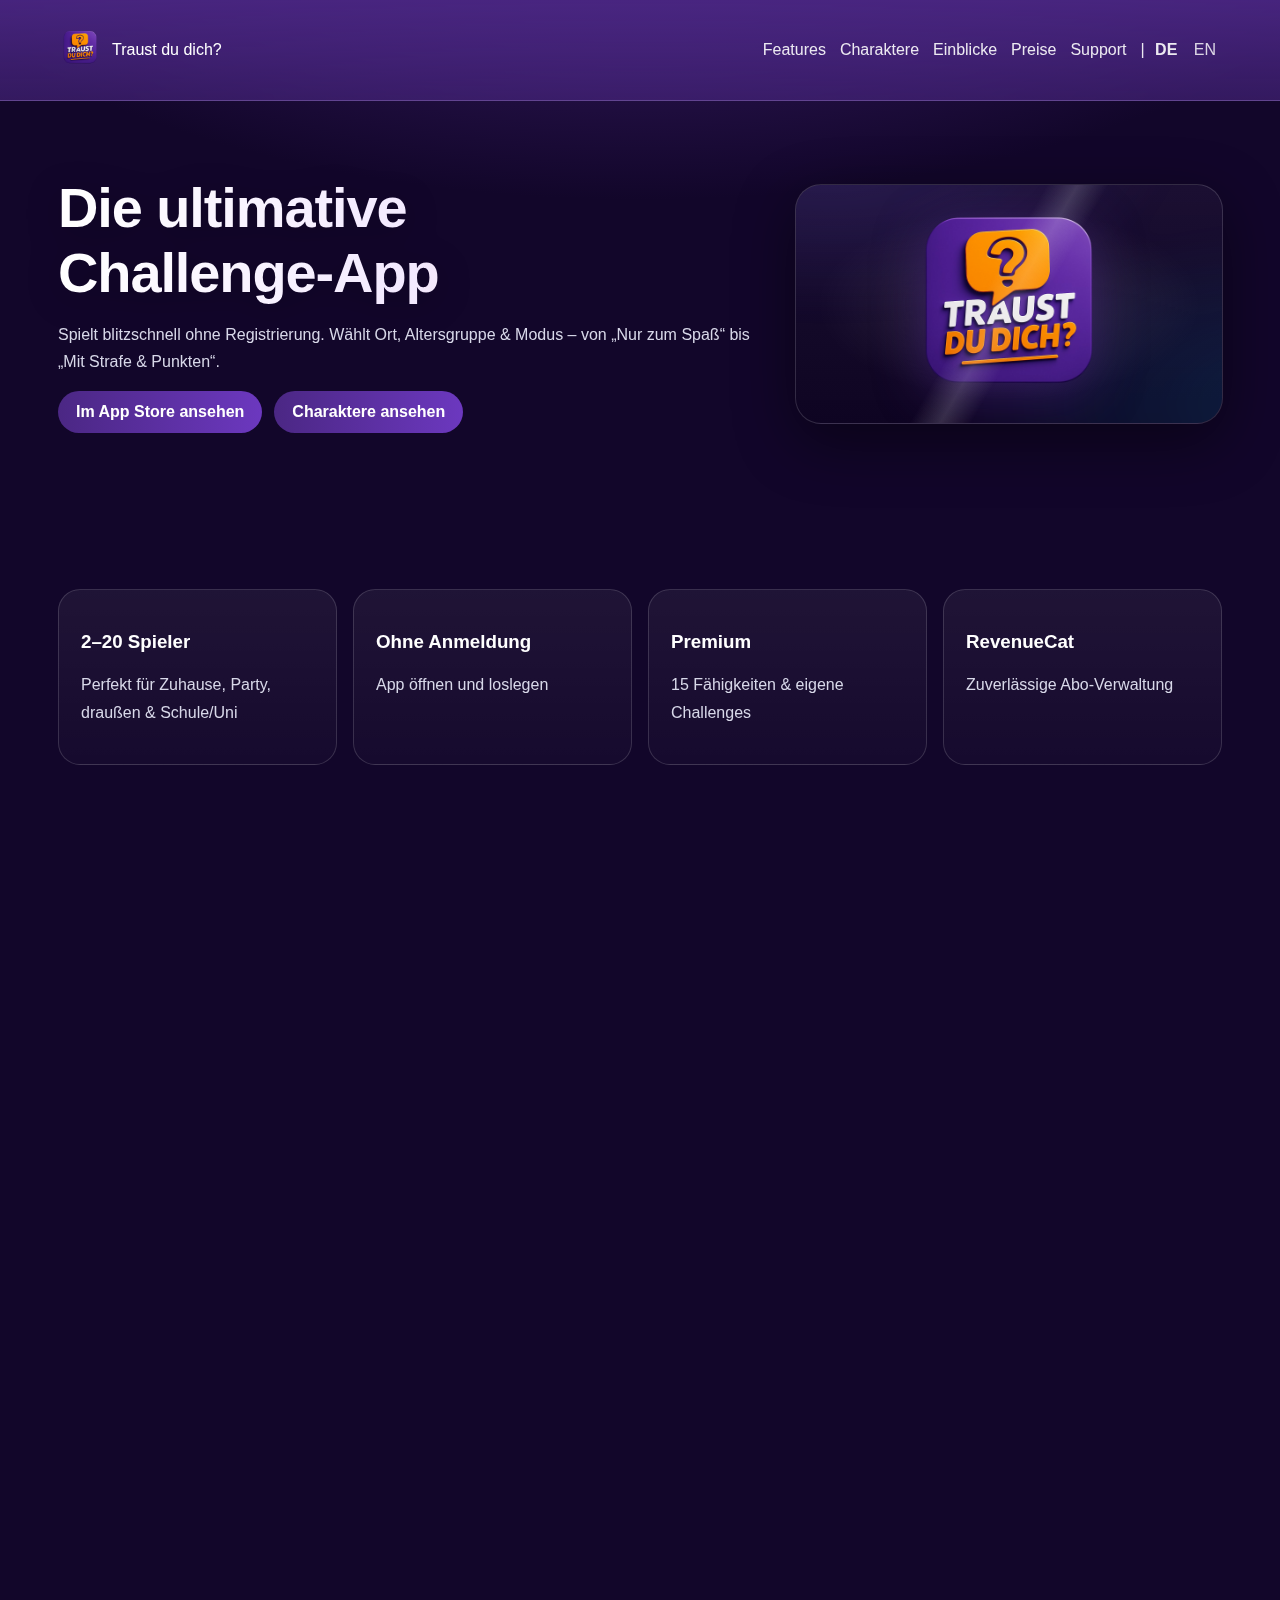
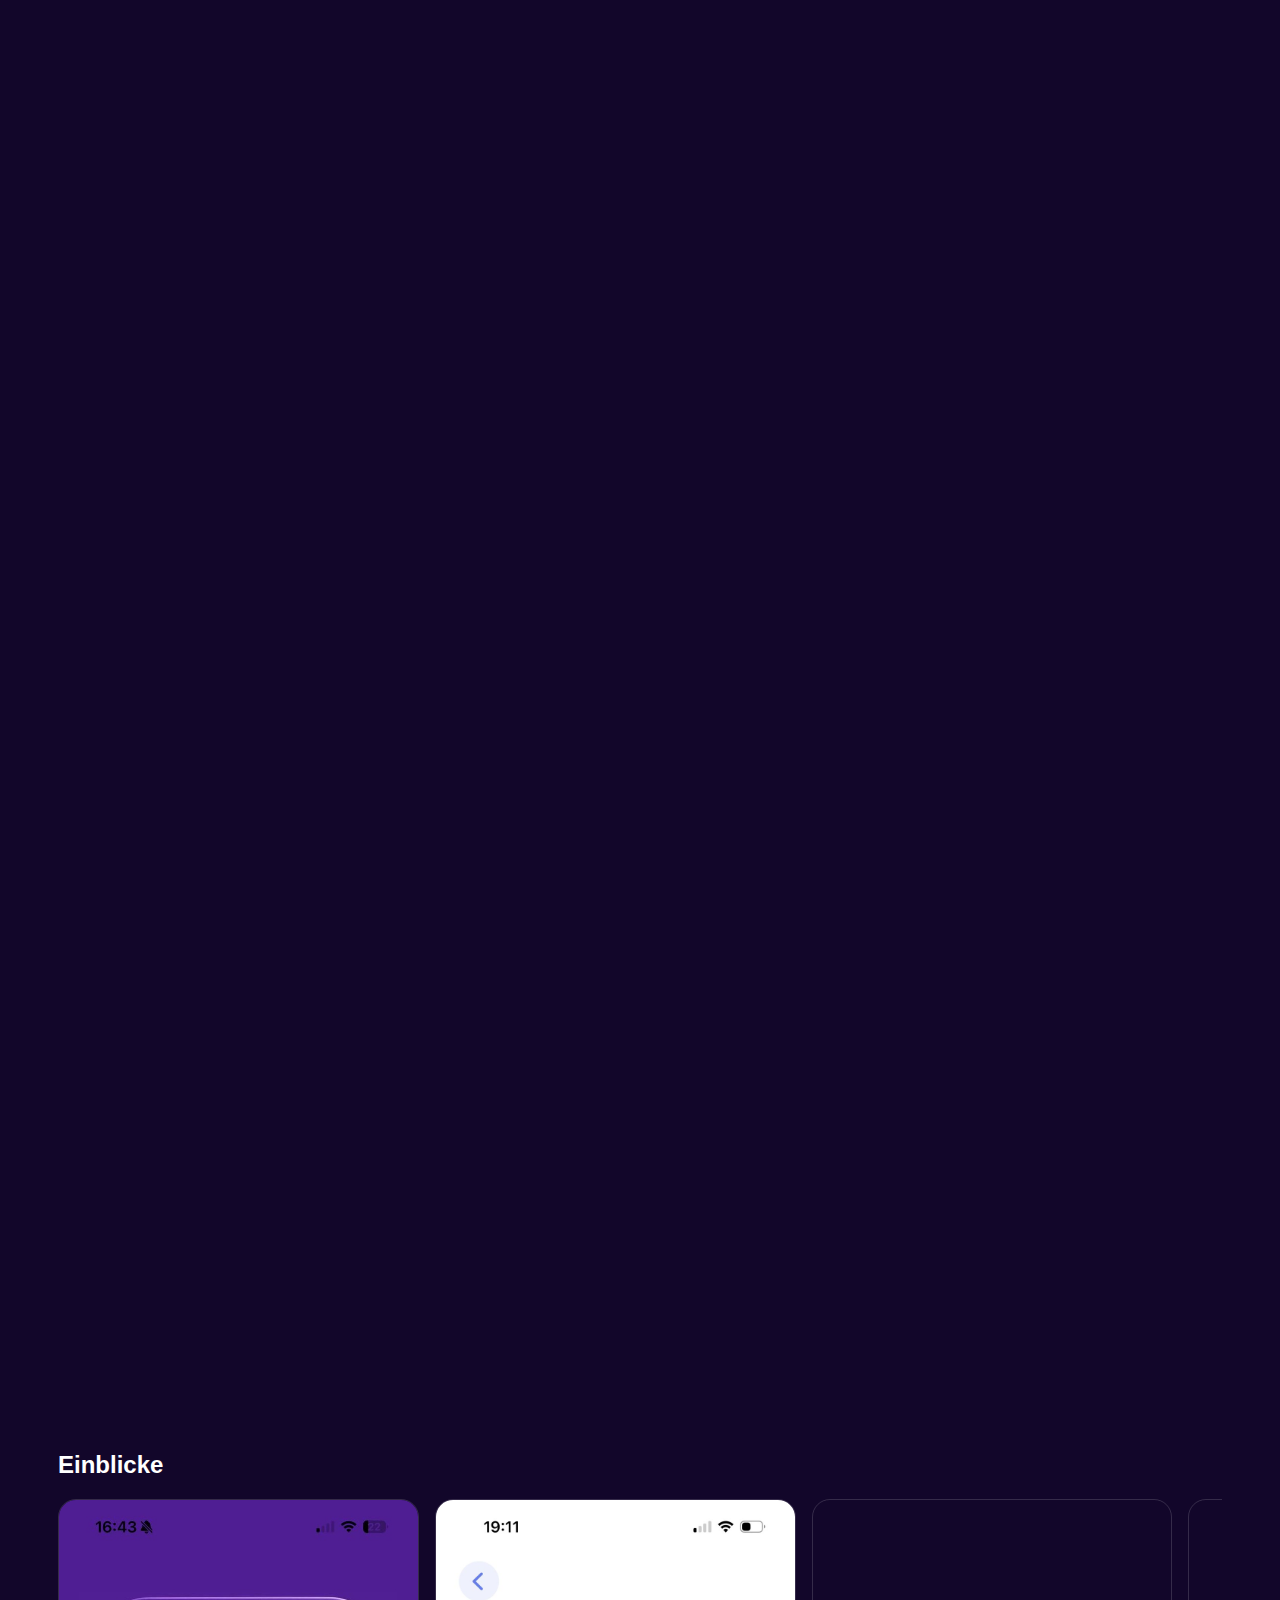
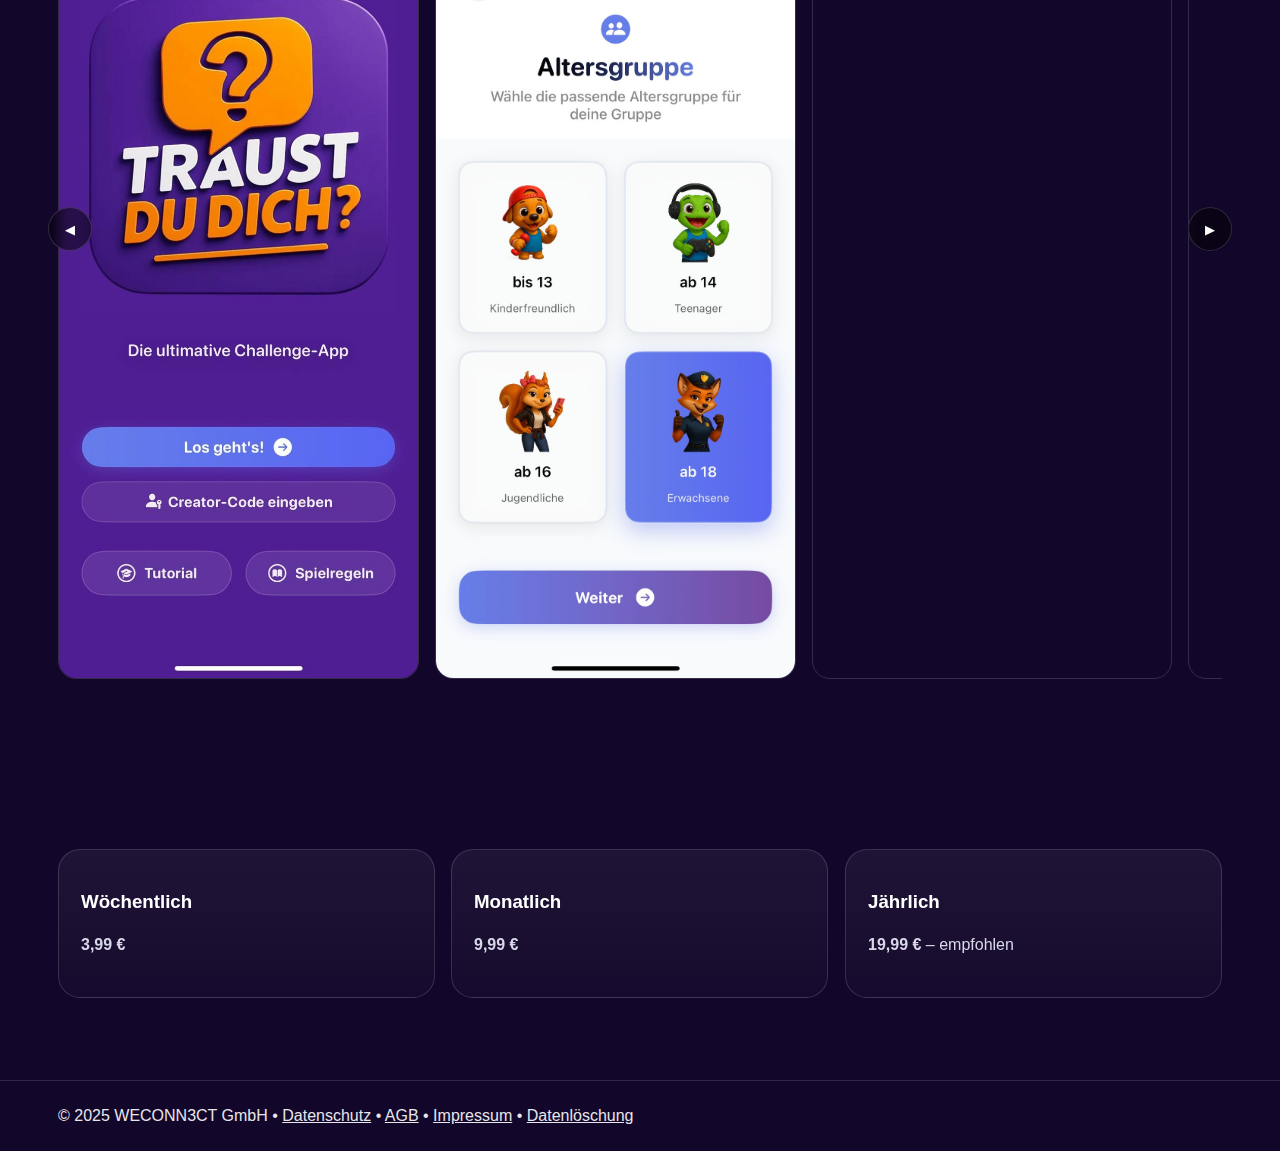
<file: index.html>
<!doctype html>
<html lang="de">
<head>
<meta charset="utf-8"><meta name="viewport" content="width=device-width, initial-scale=1">
<title>Traust du dich? – Die ultimative Challenge‑App</title>
<meta name="theme-color" content="#4B2784">
  <meta name="description" content="Traust du dich? – Die ultimative Challenge‑App für Zuhause, Party und unterwegs. Ohne Anmeldung, mit Charakter‑Fähigkeiten und spannenden Spielmodi.">
  <meta property="og:title" content="Traust du dich? – Die ultimative Challenge‑App">
  <meta property="og:description" content="Spielt blitzschnell ohne Registrierung – mit Charakteren, Fähigkeiten und mehreren Spielmodi.">
  <meta property="og:type" content="website">
  <meta property="og:image" content="assets/img/logo.jpg">
  <link rel="preload" as="image" href="assets/img/logo.jpg" imagesrcset="assets/img/logo.png 1x, assets/img/logo.jpg 1x" fetchpriority="high">
  <meta name="apple-mobile-web-app-capable" content="yes">
  <meta name="apple-mobile-web-app-status-bar-style" content="black-translucent">
  <link rel="icon" href="assets/img/logo.jpg">
  <link rel="icon" type="image/png" href="assets/img/logo.png">
  <link rel="apple-touch-icon" href="assets/img/logo.jpg">
  <link rel="manifest" href="assets/manifest.webmanifest">
<link rel="stylesheet" href="assets/style.css">
</head>
<body>
<header class="nav">
  <div class="wrap container">
    <a class="brand" href="index.html"><picture><source srcset="assets/img/logo.png" type="image/png"><source srcset="assets/img/logo.jpg" type="image/jpeg"><img src="assets/img/logo.jpg" alt="Logo" decoding="async" width="44" height="44"></picture><span>Traust du dich?</span></a>
    <button class="menu-btn" aria-label="Menü">☰</button>
    <nav><a href="#features">Features</a><a href="#characters">Charaktere</a><a href="#screens">Einblicke</a><a href="#pricing">Preise</a><a href="support.html">Support</a><span class="lang">| <a href="index.html" class="active">DE</a> <a href="imprint-en.html">EN</a></span></nav>
  </div>
</header>
<main>

<section class="hero" data-reveal>
  <div class="container hero-grid">
    <div data-reveal>
      <h1>Die ultimative Challenge‑App</h1>
      <p>Spielt blitzschnell ohne Registrierung. Wählt Ort, Altersgruppe & Modus – von „Nur zum Spaß“ bis „Mit Strafe & Punkten“.</p>
      <div style="display:flex;gap:12px;flex-wrap:wrap">
        <a class="btn" href="https://apps.apple.com/de/app/traustdudich" target="_blank" rel="nofollow"><span>Im App Store ansehen</span><span class="shine"></span></a>
        <a class="btn" href="#characters"><span>Charaktere ansehen</span><span class="shine"></span></a>
      </div>
    </div>
    <div class="logo-panel" data-reveal>
      <picture>
        <source srcset="assets/img/logo.png" type="image/png">
        <source srcset="assets/img/logo.jpg" type="image/jpeg">
        <img src="assets/img/logo.jpg" alt="Traust du dich Logo" decoding="async" fetchpriority="high" style="height:auto">
      </picture>
      <div class="shine"></div>
    </div>
  </div>
</section>
<section id="features" class="section" data-reveal>
  <div class="container grid grid-4">
    <div class="card" data-reveal><h3>2–20 Spieler</h3><p>Perfekt für Zuhause, Party, draußen & Schule/Uni</p></div>
    <div class="card" data-reveal><h3>Ohne Anmeldung</h3><p>App öffnen und loslegen</p></div>
    <div class="card" data-reveal><h3>Premium</h3><p>15 Fähigkeiten & eigene Challenges</p></div>
    <div class="card" data-reveal><h3>RevenueCat</h3><p>Zuverlässige Abo‑Verwaltung</p></div>
  </div>
</section>
<section id="characters" class="section" data-reveal>
  <div class="container" data-reveal>
    <h2>Charaktere & Fähigkeiten</h2>
    <div class="grid grid-3">

      <div class="flip">
        <div class="flip-inner">
          <div class="flip-face flip-front">
            <img src="assets/characters/Croco.png" alt="Rocky">
            <div class="meta"><strong>Rocky</strong><span class="badge">Kraftakt</span></div>
          </div>
          <div class="flip-face flip-back">
            <p><strong>Kraftakt:</strong> Wenn du deine Aufgabe bestehst, darfst du wählen: Entweder 1 Leben zurück oder der nächste Spieler bekommt eine doppelte Aufgabe.</p>
          </div>
        </div>
      </div>
    
      <div class="flip">
        <div class="flip-inner">
          <div class="flip-face flip-front">
            <img src="assets/characters/Frosch.png" alt="Francis">
            <div class="meta"><strong>Francis</strong><span class="badge">Hüpfsprung</span></div>
          </div>
          <div class="flip-face flip-back">
            <p><strong>Hüpfsprung:</strong> Du darfst eine dir angezeigte Aufgabe überspringen, ohne Leben zu verlieren.</p>
          </div>
        </div>
      </div>
    
      <div class="flip">
        <div class="flip-inner">
          <div class="flip-face flip-front">
            <img src="assets/characters/Katze.png" alt="Nikki">
            <div class="meta"><strong>Nikki</strong><span class="badge">Katzensprung</span></div>
          </div>
          <div class="flip-face flip-back">
            <p><strong>Katzensprung:</strong> Du darfst die angezeigte Aufgabe zufällig an einen anderen Spieler weitergeben.</p>
          </div>
        </div>
      </div>
    
      <div class="flip">
        <div class="flip-inner">
          <div class="flip-face flip-front">
            <img src="assets/characters/Maus.png" alt="Ela">
            <div class="meta"><strong>Ela</strong><span class="badge">Leiser Joker</span></div>
          </div>
          <div class="flip-face flip-back">
            <p><strong>Leiser Joker:</strong> Wähle einen Spieler, der deine Aufgabe machen muss. Wenn er ablehnt, verlieren beide 1 Leben.</p>
          </div>
        </div>
      </div>
    
      <div class="flip">
        <div class="flip-inner">
          <div class="flip-face flip-front">
            <img src="assets/characters/Nilpferd.png" alt="Luz">
            <div class="meta"><strong>Luz</strong><span class="badge">Bodenstampfer</span></div>
          </div>
          <div class="flip-face flip-back">
            <p><strong>Bodenstampfer:</strong> Alle Fähigkeiten sind für alle Spieler gesperrt, bis du zum dritten Mal wieder an der Reihe bist.</p>
          </div>
        </div>
      </div>
    
      <div class="flip">
        <div class="flip-inner">
          <div class="flip-face flip-front">
            <img src="assets/characters/Schildkrote.png" alt="Al">
            <div class="meta"><strong>Al</strong><span class="badge">Geduldsspiel</span></div>
          </div>
          <div class="flip-face flip-back">
            <p><strong>Geduldsspiel:</strong> Deine Aufgabe wird an den nächsten Spieler übergeben, der muss dann zwei Aufgaben machen.</p>
          </div>
        </div>
      </div>
    
      <div class="flip">
        <div class="flip-inner">
          <div class="flip-face flip-front">
            <img src="assets/characters/Tiger.png" alt="Pira">
            <div class="meta"><strong>Pira</strong><span class="badge">Rückgrat</span></div>
          </div>
          <div class="flip-face flip-back">
            <p><strong>Rückgrat:</strong> Wenn du zwei Aufgaben direkt nacheinander bestehst, bekommst du 1 verlorenes Leben zurück.</p>
          </div>
        </div>
      </div>
    
      <div class="flip">
        <div class="flip-inner">
          <div class="flip-face flip-front">
            <img src="assets/characters/Wolf.png" alt="Rudi">
            <div class="meta"><strong>Rudi</strong><span class="badge">Wolfsfluch</span></div>
          </div>
          <div class="flip-face flip-back">
            <p><strong>Wolfsfluch:</strong> Wähle einen Mitspieler: Seine nächste Aufgabe wird doppelt so streng bewertet. Er verliert 2 Leben bei Misserfolg.</p>
          </div>
        </div>
      </div>
    
      <div class="flip">
        <div class="flip-inner">
          <div class="flip-face flip-front">
            <img src="assets/characters/kuh.png" alt="Donna">
            <div class="meta"><strong>Donna</strong><span class="badge">Tausch-Tornado</span></div>
          </div>
          <div class="flip-face flip-back">
            <p><strong>Tausch-Tornado:</strong> Alle Leben werden zufällig unter den Spielern neu verteilt.</p>
          </div>
        </div>
      </div>
    
      <div class="flip">
        <div class="flip-inner">
          <div class="flip-face flip-front">
            <img src="assets/characters/oppossum.png" alt="Pip">
            <div class="meta"><strong>Pip</strong><span class="badge">Münz-Moment</span></div>
          </div>
          <div class="flip-face flip-back">
            <p><strong>Münz-Moment:</strong> Wirf eine Münze: Kopf = 1 Leben dazu, Zahl = 1 Leben verloren.</p>
          </div>
        </div>
      </div>
    
      <div class="flip">
        <div class="flip-inner">
          <div class="flip-face flip-front">
            <img src="assets/characters/Fuchs_300x300.png" alt="Fibi">
            <div class="meta"><strong>Fibi</strong><span class="badge">Dieb</span></div>
          </div>
          <div class="flip-face flip-back">
            <p><strong>Dieb:</strong> Du stiehlst zufällig entweder ein Leben oder eine Fähigkeit von einem Spieler. Fehlschlag: Du verlierst 1 Leben.</p>
          </div>
        </div>
      </div>
    
      <div class="flip">
        <div class="flip-inner">
          <div class="flip-face flip-front">
            <img src="assets/characters/Hai_300x300.png" alt="Larry">
            <div class="meta"><strong>Larry</strong><span class="badge">Druckwelle</span></div>
          </div>
          <div class="flip-face flip-back">
            <p><strong>Druckwelle:</strong> Wenn du deine Aufgabe nicht schaffst, verlieren alle Spieler mit mehr als 1 Leben je 1 Leben.</p>
          </div>
        </div>
      </div>
    
      <div class="flip">
        <div class="flip-inner">
          <div class="flip-face flip-front">
            <img src="assets/characters/Hase_300x300.png" alt="Vinci">
            <div class="meta"><strong>Vinci</strong><span class="badge">Mutansteckung</span></div>
          </div>
          <div class="flip-face flip-back">
            <p><strong>Mutansteckung:</strong> Alle mit nur 1 Leben dürfen freiwillig mitmachen. Für jeden erfolgreichen Mitspieler erhältst du 1 Leben.</p>
          </div>
        </div>
      </div>
    
      <div class="flip">
        <div class="flip-inner">
          <div class="flip-face flip-front">
            <img src="assets/characters/Hund_300x300.png" alt="Chopper">
            <div class="meta"><strong>Chopper</strong><span class="badge">Treuespiel</span></div>
          </div>
          <div class="flip-face flip-back">
            <p><strong>Treuespiel:</strong> Bestehst du die Aufgabe, kannst du einem Mitspieler 1 Leben schenken – du erhältst zusätzlich 1 Leben.</p>
          </div>
        </div>
      </div>
    
      <div class="flip">
        <div class="flip-inner">
          <div class="flip-face flip-front">
            <img src="assets/characters/Sandy_300x300.png" alt="Sandy">
            <div class="meta"><strong>Sandy</strong><span class="badge">Jokerfalle</span></div>
          </div>
          <div class="flip-face flip-back">
            <p><strong>Jokerfalle:</strong> Alle, die Fähigkeiten einsetzen, verlieren 1 Leben. Gültig bis du wieder dran bist.</p>
          </div>
        </div>
      </div>
    
    </div>
  </div>
</section>
<section id="about" class="section" data-reveal>
  <div class="container">
    <div class="grid grid-3">
      <div class="card" data-reveal>
        <h2 class="h-gradient">Über uns</h2>
        <p><strong>Traust du dich?</strong> – die ultimative Challenge‑App: sofort spielbar, mega lustig und kostenlos. <span class="subtle">Premium bringt Extra‑Spaß mit eigenen Challenges und Spezialfähigkeiten.</span></p>
        <p class="notice">Wir sind Leonardo, Kamal, Thinesh und Mentor – vier Freunde, die eine App für echte, gemeinsame Momente gebaut haben.</p>
      </div>
      <div class="card" data-reveal>
        <h3>Wofür geeignet?</h3>
        <ul class="checklist">
          <li>Zuhause mit Familie oder Eltern</li>
          <li>Auf Partys mit Freunden</li>
          <li>Schule/Uni in der Pause</li>
          <li>Draußen im Park</li>
          <li>Mit Partner:in, wenn euch langweilig ist</li>
          <li>Weihnachten & Feiertage</li>
        </ul>
      </div>
      <div class="card" data-reveal>
        <h3>Premium – Extra‑Spaß</h3>
        <p class="pill">Optionales Abo</p>
        <div class="grid-2">
          <div>
            <p><strong>Eigene Challenges erstellen</strong>: Baut eure Liste, verteilt zufällig – ideale Vorlage für legendäre Runden.</p>
          </div>
          <div>
            <p><strong>Spezialfähigkeiten</strong>: Mehr Dynamik und Taktik im Spiel.</p>
          </div>
        </div>
        
      </div>
    </div>
    <div class="card" style="margin-top:16px" data-reveal>
      <h3>Wichtige Hinweise</h3>
      <ul class="checklist">
        <li>Keine alkoholbezogenen Inhalte</li>
        <li>Keine sexistischen oder diskriminierenden Aufgaben</li>
        <li>Ziel: Ein freudiges, inklusives Spiel für alle Altersgruppen</li>
      </ul>
    </div>
  </div>
</section>
<section id="screens" class="section">
  <div class="container">
    <h2>Einblicke</h2>
    <div class="carousel">
      <button class="arrow left" aria-label="zurück">◀</button>
      <div class="scroller">
        <img src="assets/screens/WhatsApp_Image_2025-08-12_at_11.08.52.jpeg" alt="App Screenshot">
        <img src="assets/screens/WhatsApp_Image_2025-08-12_at_11.08.52_(1).jpeg" alt="App Screenshot">
        <img src="assets/screens/WhatsApp_Image_2025-08-12_at_11.08.53.jpeg" alt="App Screenshot">
        <img src="assets/screens/WhatsApp_Image_2025-08-12_at_11.08.53_(1).jpeg" alt="App Screenshot">
        <img src="assets/screens/WhatsApp_Image_2025-08-12_at_11.08.53_(2).jpeg" alt="App Screenshot">
        <img src="assets/screens/WhatsApp_Image_2025-08-12_at_11.08.53_(3).jpeg" alt="App Screenshot">
        <img src="assets/screens/WhatsApp_Image_2025-08-12_at_11.08.53_(4).jpeg" alt="App Screenshot">
        <img src="assets/screens/WhatsApp_Image_2025-08-12_at_11.08.54.jpeg" alt="App Screenshot">

      </div>
      <button class="arrow right" aria-label="weiter">▶</button>
    </div>
  </div>
</section>
<section id="pricing" class="section">
  <div class="container grid grid-3">
    <div class="card"><h3>Wöchentlich</h3><p><strong>3,99 €</strong></p></div>
    <div class="card"><h3>Monatlich</h3><p><strong>9,99 €</strong></p></div>
    <div class="card"><h3>Jährlich</h3><p><strong>19,99 €</strong> – empfohlen</p></div>
  </div>
</section>
</main>
<footer class="footer"><div class="container">© 2025 WECONN3CT GmbH • <a href="privacy.html">Datenschutz</a> • <a href="terms.html">AGB</a> • <a href="imprint.html">Impressum</a> • <a href="data-deletion.html">Datenlöschung</a></div></footer>
<script src="assets/site.js"></script>
</body></html>
</file>
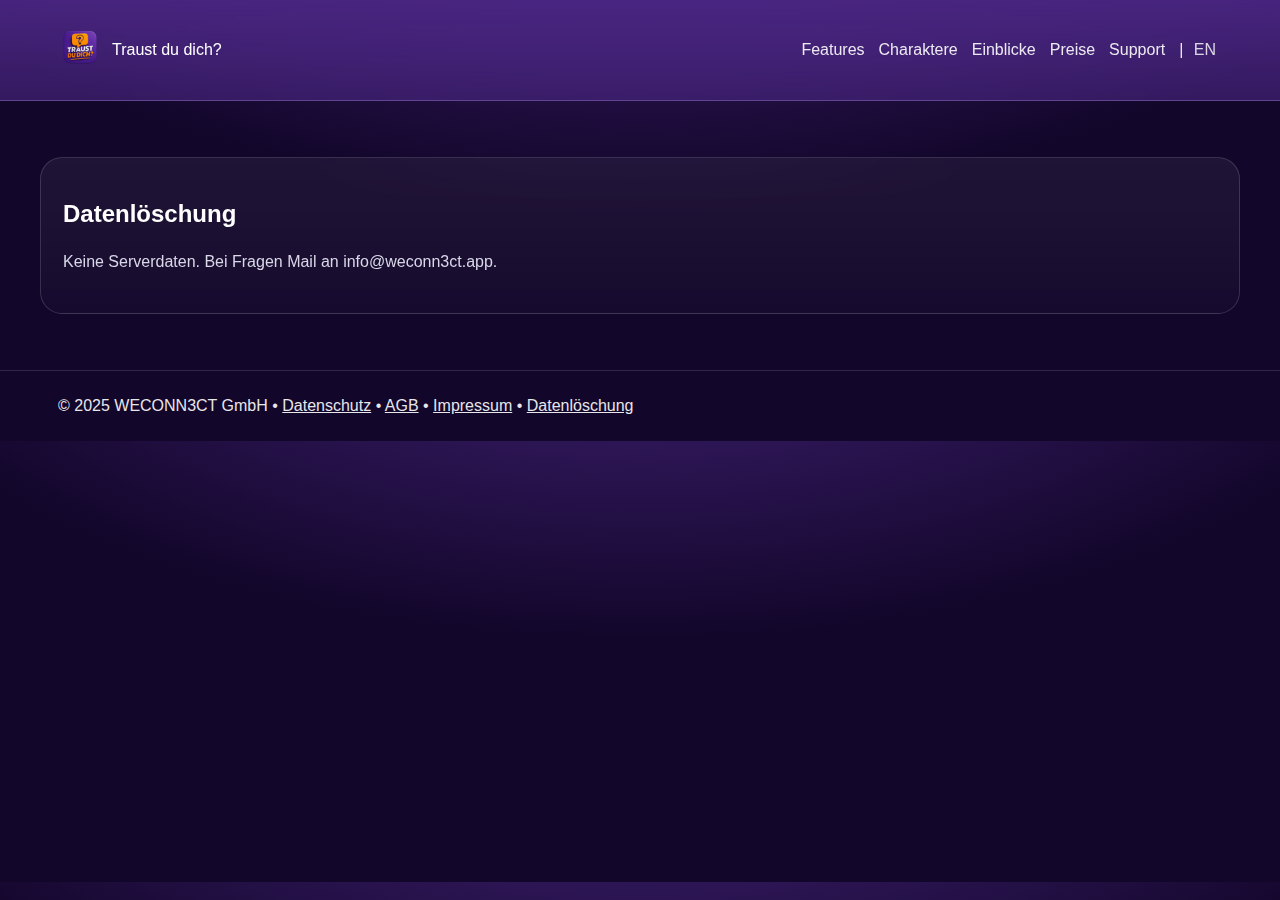
<file: data-deletion.html>
<!doctype html>
<html lang="de">
<head>
<meta charset="utf-8"><meta name="viewport" content="width=device-width, initial-scale=1">
<title>Datenlöschung</title>
<meta name="theme-color" content="#4B2784">
<link rel="icon" href="assets/img/logo.jpg">
  <link rel="apple-touch-icon" href="assets/img/logo.jpg">
  <link rel="manifest" href="assets/manifest.webmanifest">
<link rel="stylesheet" href="assets/style.css">
</head>
<body>
<header class="nav">
  <div class="wrap container">
    <a class="brand" href="index.html"><picture><source srcset="assets/img/logo.png" type="image/png"><source srcset="assets/img/logo.jpg" type="image/jpeg"><img src="assets/img/logo.jpg" alt="Logo" decoding="async"></picture><span>Traust du dich?</span></a>
     <nav><a href="#features">Features</a><a href="#characters">Charaktere</a><a href="#screens">Einblicke</a><a href="#pricing">Preise</a><a href="support.html">Support</a><span class="lang">| <a href="imprint-en.html">EN</a></span></nav>
  </div>
</header>
<main>
<section class='section'><div class='container card'><h2>Datenlöschung</h2><p>Keine Serverdaten. Bei Fragen Mail an info@weconn3ct.app.</p></div></section></main>
<footer class="footer"><div class="container">© 2025 WECONN3CT GmbH • <a href="privacy.html">Datenschutz</a> • <a href="terms.html">AGB</a> • <a href="imprint.html">Impressum</a> • <a href="data-deletion.html">Datenlöschung</a></div></footer>
<script src="assets/site.js"></script>
</body></html>
</file>
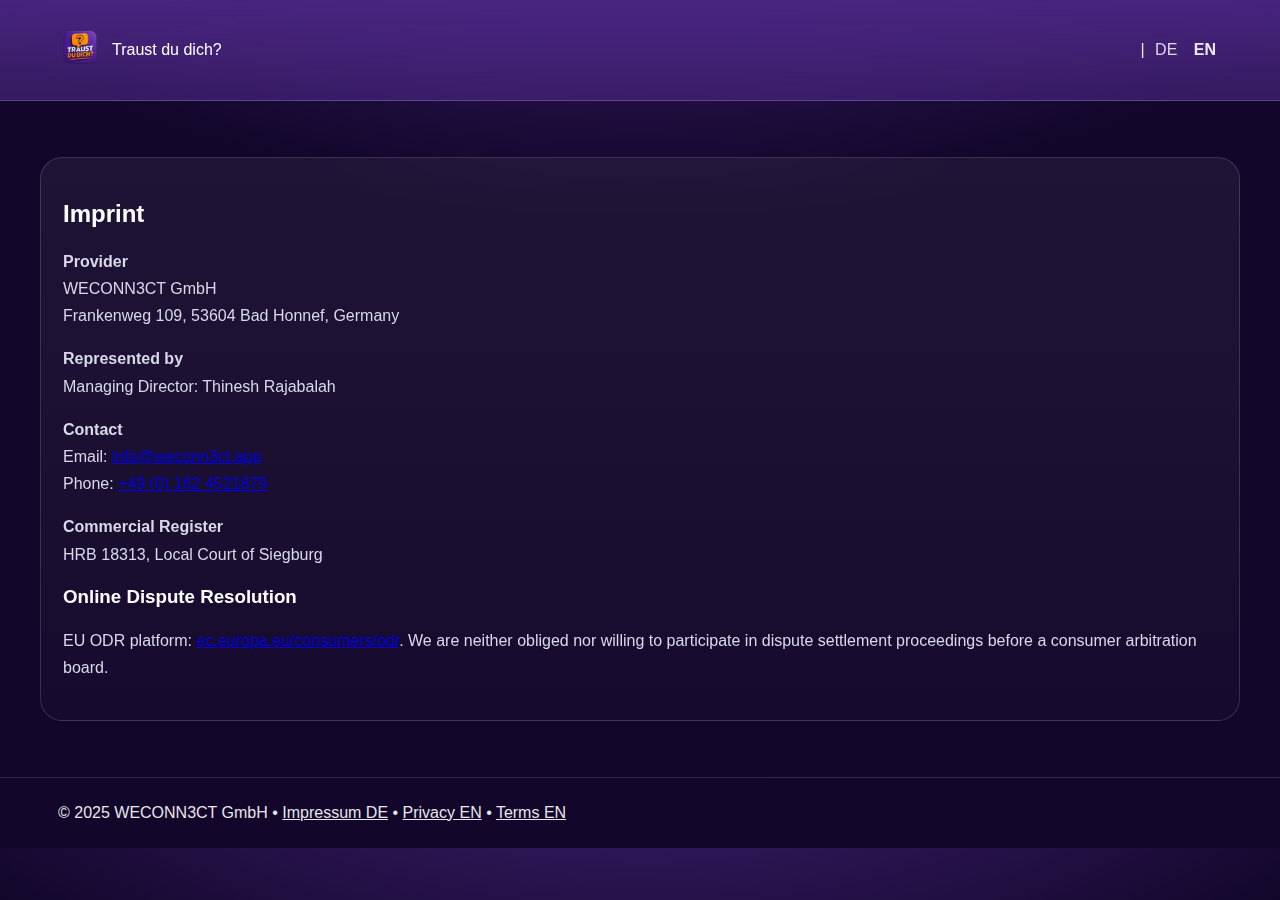
<file: imprint-en.html>
<!doctype html>
<html lang="en">
<head>
<meta charset="utf-8"><meta name="viewport" content="width=device-width, initial-scale=1">
<title>Imprint</title>
<meta name="theme-color" content="#4B2784">
<link rel="icon" href="assets/img/logo.jpg">
<link rel="apple-touch-icon" href="assets/img/logo.jpg">
<link rel="manifest" href="assets/manifest.webmanifest">
<link rel="stylesheet" href="assets/style.css">
</head>
<body>
<header class="nav">
  <div class="wrap container">
    <a class="brand" href="index.html"><picture><source srcset="assets/img/logo.png" type="image/png"><source srcset="assets/img/logo.jpg" type="image/jpeg"><img src="assets/img/logo.jpg" alt="Logo" decoding="async"></picture><span>Traust du dich?</span></a>
    <nav><span class="lang">| <a href="imprint.html">DE</a> <a href="imprint-en.html" class="active">EN</a></span></nav>
  </div>
</header>
<main>
<section class='section'><div class='container card'>
  <h2>Imprint</h2>
  <p><strong>Provider</strong><br>
  WECONN3CT GmbH<br>
  Frankenweg 109, 53604 Bad Honnef, Germany</p>
  <p><strong>Represented by</strong><br>
  Managing Director: Thinesh Rajabalah</p>
  <p><strong>Contact</strong><br>
  Email: <a href="mailto:info@weconn3ct.app">info@weconn3ct.app</a><br>
  Phone: <a href="tel:+491624521879">+49 (0) 162 4521879</a></p>
  <p><strong>Commercial Register</strong><br>
  HRB 18313, Local Court of Siegburg</p>
  <h3>Online Dispute Resolution</h3>
  <p>EU ODR platform: <a href="https://ec.europa.eu/consumers/odr" target="_blank" rel="noopener">ec.europa.eu/consumers/odr</a>. We are neither obliged nor willing to participate in dispute settlement proceedings before a consumer arbitration board.</p>
</div></section>
</main>
<footer class="footer"><div class="container">© 2025 WECONN3CT GmbH • <a href="imprint.html">Impressum DE</a> • <a href="privacy-en.html">Privacy EN</a> • <a href="terms-en.html">Terms EN</a></div></footer>
<script src="assets/site.js"></script>
</body></html>
</file>
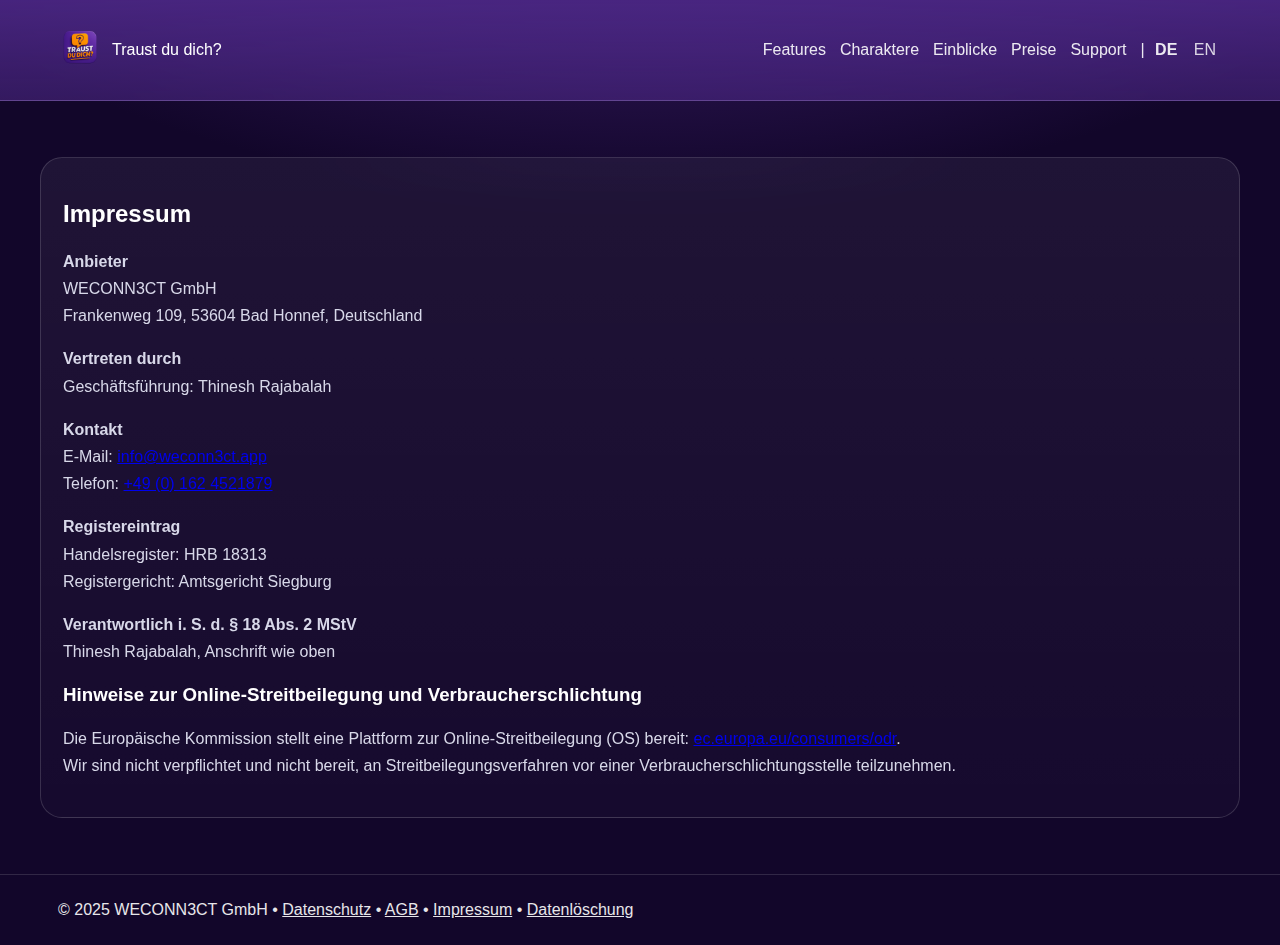
<file: imprint.html>
<!doctype html>
<html lang="de">
<head>
<meta charset="utf-8"><meta name="viewport" content="width=device-width, initial-scale=1">
<title>Impressum</title>
<meta name="theme-color" content="#4B2784">
<link rel="icon" href="assets/img/logo.jpg">
  <link rel="apple-touch-icon" href="assets/img/logo.jpg">
  <link rel="manifest" href="assets/manifest.webmanifest">
<link rel="stylesheet" href="assets/style.css">
</head>
<body>
<header class="nav">
  <div class="wrap container">
    <a class="brand" href="index.html"><picture><source srcset="assets/img/logo.png" type="image/png"><source srcset="assets/img/logo.jpg" type="image/jpeg"><img src="assets/img/logo.jpg" alt="Logo" decoding="async" width="44" height="44"></picture><span>Traust du dich?</span></a>
     <nav><a href="#features">Features</a><a href="#characters">Charaktere</a><a href="#screens">Einblicke</a><a href="#pricing">Preise</a><a href="support.html">Support</a><span class="lang">| <a href="imprint.html" class="active">DE</a> <a href="imprint-en.html">EN</a></span></nav>
  </div>
</header>
<main>
<section class='section'>
  <div class='container card'>
    <h2>Impressum</h2>
    <p><strong>Anbieter</strong><br>
    WECONN3CT GmbH<br>
    Frankenweg 109, 53604 Bad Honnef, Deutschland</p>

    <p><strong>Vertreten durch</strong><br>
    Geschäftsführung: Thinesh Rajabalah</p>

    <p><strong>Kontakt</strong><br>
    E‑Mail: <a href="mailto:info@weconn3ct.app">info@weconn3ct.app</a><br>
    Telefon: <a href="tel:+491624521879">+49 (0) 162 4521879</a></p>

    <p><strong>Registereintrag</strong><br>
    Handelsregister: HRB 18313<br>
    Registergericht: Amtsgericht Siegburg</p>

    <p><strong>Verantwortlich i. S. d. § 18 Abs. 2 MStV</strong><br>
    Thinesh Rajabalah, Anschrift wie oben</p>

    <h3>Hinweise zur Online‑Streitbeilegung und Verbraucherschlichtung</h3>
    <p>Die Europäische Kommission stellt eine Plattform zur Online‑Streitbeilegung (OS) bereit: <a href="https://ec.europa.eu/consumers/odr" target="_blank" rel="noopener">ec.europa.eu/consumers/odr</a>.<br>
    Wir sind nicht verpflichtet und nicht bereit, an Streitbeilegungsverfahren vor einer Verbraucherschlichtungsstelle teilzunehmen.</p>
  </div>
</section>
</main>
<footer class="footer"><div class="container">© 2025 WECONN3CT GmbH • <a href="privacy.html">Datenschutz</a> • <a href="terms.html">AGB</a> • <a href="imprint.html">Impressum</a> • <a href="data-deletion.html">Datenlöschung</a></div></footer>
<script src="assets/site.js"></script>
</body></html>
</file>
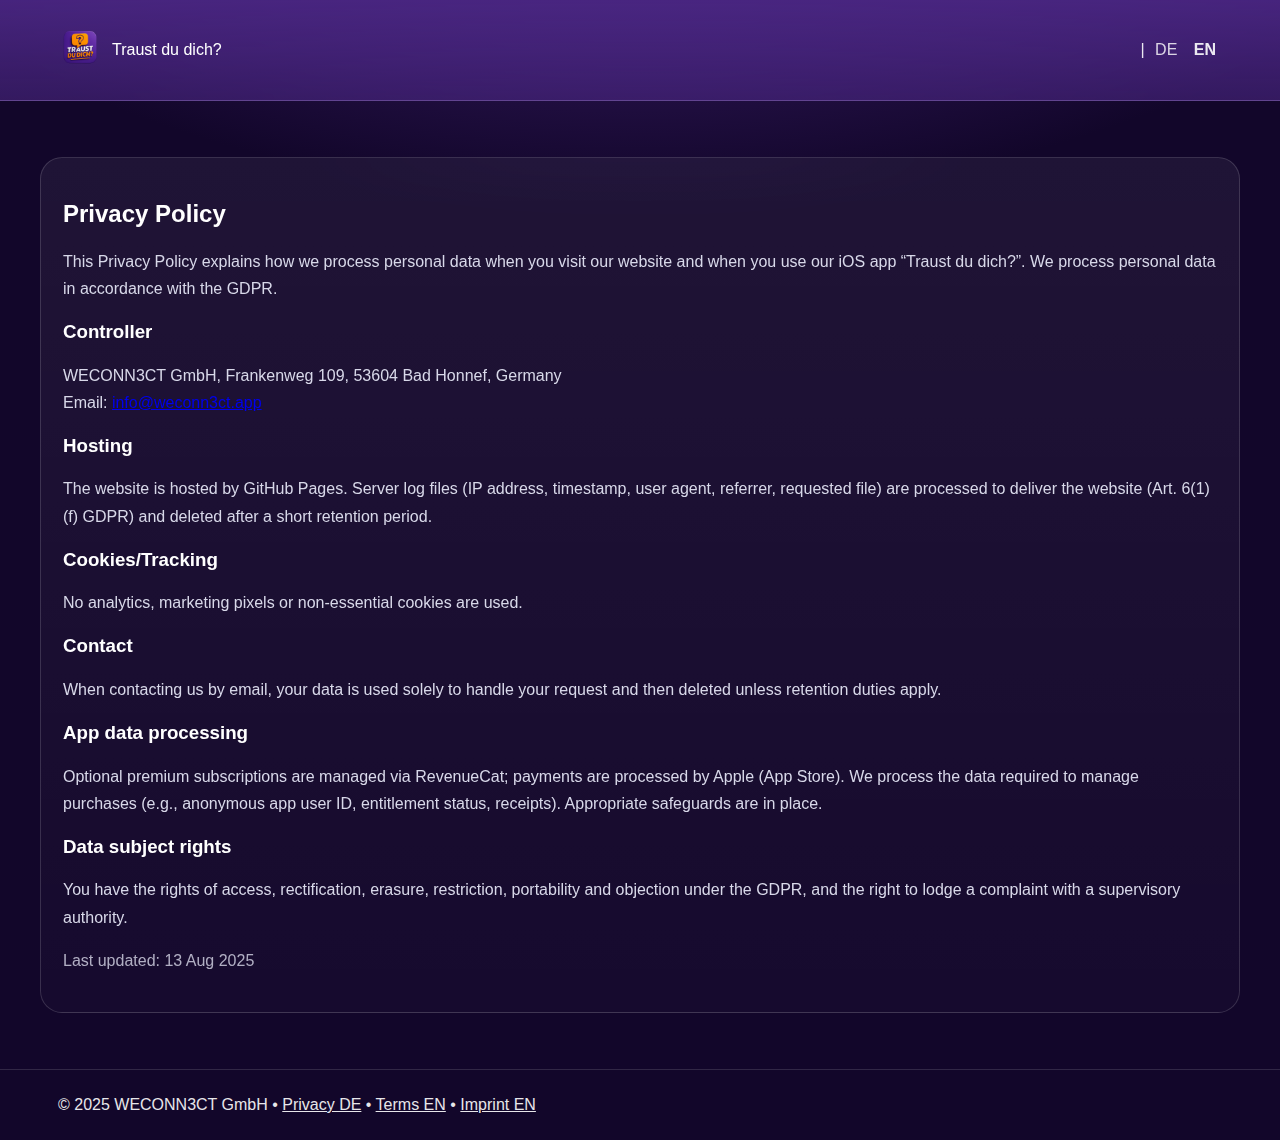
<file: privacy-en.html>
<!doctype html>
<html lang="en">
<head>
<meta charset="utf-8"><meta name="viewport" content="width=device-width, initial-scale=1">
<title>Privacy Policy</title>
<meta name="theme-color" content="#4B2784">
<link rel="icon" href="assets/img/logo.jpg">
<link rel="apple-touch-icon" href="assets/img/logo.jpg">
<link rel="manifest" href="assets/manifest.webmanifest">
<link rel="stylesheet" href="assets/style.css">
</head>
<body>
<header class="nav">
  <div class="wrap container">
    <a class="brand" href="index.html"><picture><source srcset="assets/img/logo.png" type="image/png"><source srcset="assets/img/logo.jpg" type="image/jpeg"><img src="assets/img/logo.jpg" alt="Logo" decoding="async"></picture><span>Traust du dich?</span></a>
    <nav><span class="lang">| <a href="privacy.html">DE</a> <a href="privacy-en.html" class="active">EN</a></span></nav>
  </div>
</header>
<main>
<section class='section'><div class='container card'>
  <h2>Privacy Policy</h2>
  <p>This Privacy Policy explains how we process personal data when you visit our website and when you use our iOS app “Traust du dich?”. We process personal data in accordance with the GDPR.</p>
  <h3>Controller</h3>
  <p>WECONN3CT GmbH, Frankenweg 109, 53604 Bad Honnef, Germany<br>
  Email: <a href="mailto:info@weconn3ct.app">info@weconn3ct.app</a></p>
  <h3>Hosting</h3>
  <p>The website is hosted by GitHub Pages. Server log files (IP address, timestamp, user agent, referrer, requested file) are processed to deliver the website (Art. 6(1)(f) GDPR) and deleted after a short retention period.</p>
  <h3>Cookies/Tracking</h3>
  <p>No analytics, marketing pixels or non‑essential cookies are used.</p>
  <h3>Contact</h3>
  <p>When contacting us by email, your data is used solely to handle your request and then deleted unless retention duties apply.</p>
  <h3>App data processing</h3>
  <p>Optional premium subscriptions are managed via RevenueCat; payments are processed by Apple (App Store). We process the data required to manage purchases (e.g., anonymous app user ID, entitlement status, receipts). Appropriate safeguards are in place.</p>
  <h3>Data subject rights</h3>
  <p>You have the rights of access, rectification, erasure, restriction, portability and objection under the GDPR, and the right to lodge a complaint with a supervisory authority.</p>
  <p style="opacity:.8;margin-top:16px">Last updated: 13 Aug 2025</p>
</div></section>
</main>
<footer class="footer"><div class="container">© 2025 WECONN3CT GmbH • <a href="privacy.html">Privacy DE</a> • <a href="terms-en.html">Terms EN</a> • <a href="imprint-en.html">Imprint EN</a></div></footer>
<script src="assets/site.js"></script>
</body></html>
</file>
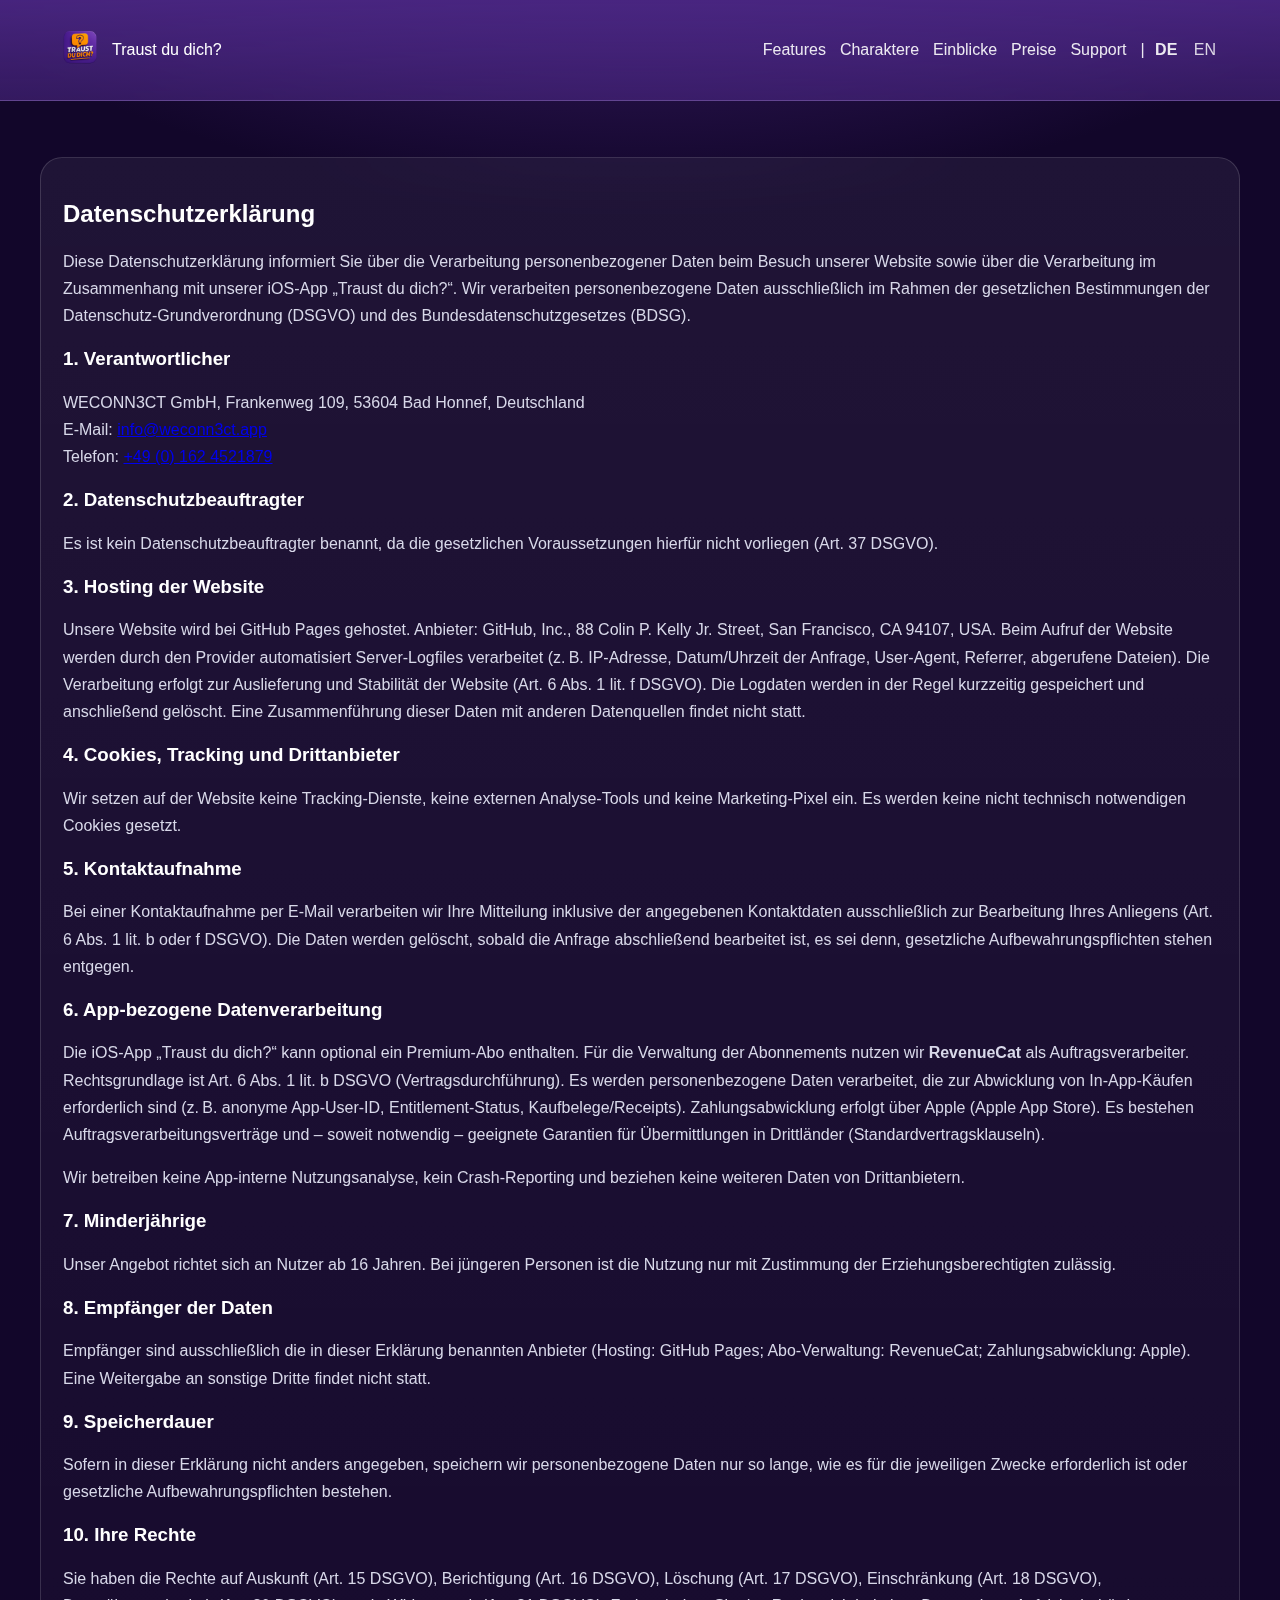
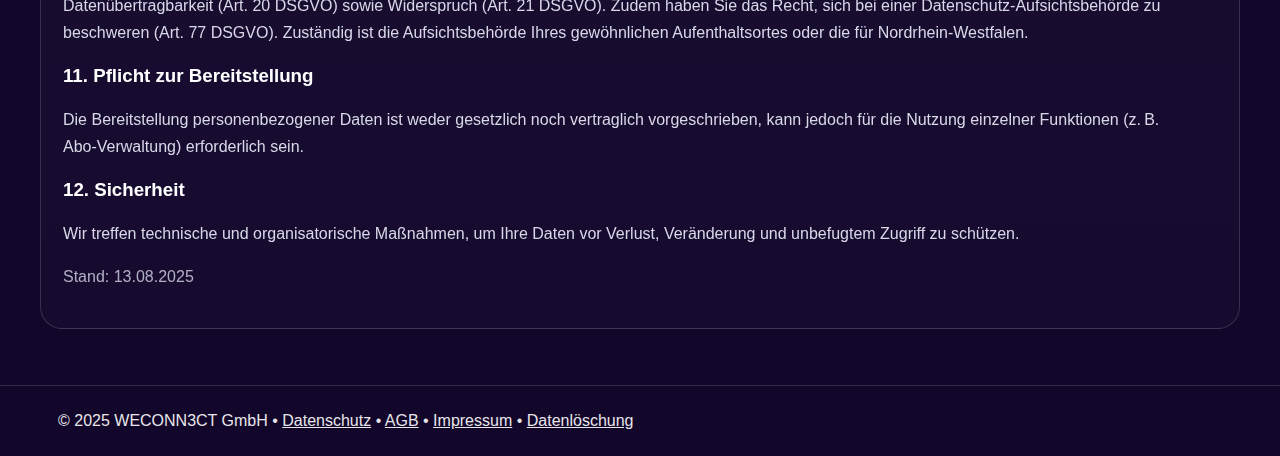
<file: privacy.html>
<!doctype html>
<html lang="de">
<head>
<meta charset="utf-8"><meta name="viewport" content="width=device-width, initial-scale=1">
<title>Datenschutz</title>
<meta name="theme-color" content="#4B2784">
<link rel="icon" href="assets/img/logo.jpg">
  <link rel="apple-touch-icon" href="assets/img/logo.jpg">
  <link rel="manifest" href="assets/manifest.webmanifest">
<link rel="stylesheet" href="assets/style.css">
</head>
<body>
<header class="nav">
  <div class="wrap container">
    <a class="brand" href="index.html"><picture><source srcset="assets/img/logo.png" type="image/png"><source srcset="assets/img/logo.jpg" type="image/jpeg"><img src="assets/img/logo.jpg" alt="Logo" decoding="async" width="44" height="44"></picture><span>Traust du dich?</span></a>
     <nav><a href="#features">Features</a><a href="#characters">Charaktere</a><a href="#screens">Einblicke</a><a href="#pricing">Preise</a><a href="support.html">Support</a><span class="lang">| <a href="privacy.html" class="active">DE</a> <a href="privacy-en.html">EN</a></span></nav>
  </div>
</header>
<main>
<section class='section'>
  <div class='container card'>
    <h2>Datenschutzerklärung</h2>
    <p>Diese Datenschutzerklärung informiert Sie über die Verarbeitung personenbezogener Daten beim Besuch unserer Website sowie über die Verarbeitung im Zusammenhang mit unserer iOS‑App „Traust du dich?“. Wir verarbeiten personenbezogene Daten ausschließlich im Rahmen der gesetzlichen Bestimmungen der Datenschutz‑Grundverordnung (DSGVO) und des Bundesdatenschutzgesetzes (BDSG).</p>

    <h3>1. Verantwortlicher</h3>
    <p>WECONN3CT GmbH, Frankenweg 109, 53604 Bad Honnef, Deutschland<br>
    E‑Mail: <a href="mailto:info@weconn3ct.app">info@weconn3ct.app</a><br>
    Telefon: <a href="tel:+491624521879">+49 (0) 162 4521879</a></p>

    <h3>2. Datenschutzbeauftragter</h3>
    <p>Es ist kein Datenschutzbeauftragter benannt, da die gesetzlichen Voraussetzungen hierfür nicht vorliegen (Art. 37 DSGVO).</p>

    <h3>3. Hosting der Website</h3>
    <p>Unsere Website wird bei GitHub Pages gehostet. Anbieter: GitHub, Inc., 88 Colin P. Kelly Jr. Street, San Francisco, CA 94107, USA. Beim Aufruf der Website werden durch den Provider automatisiert Server‑Logfiles verarbeitet (z. B. IP‑Adresse, Datum/Uhrzeit der Anfrage, User‑Agent, Referrer, abgerufene Dateien). Die Verarbeitung erfolgt zur Auslieferung und Stabilität der Website (Art. 6 Abs. 1 lit. f DSGVO). Die Logdaten werden in der Regel kurzzeitig gespeichert und anschließend gelöscht. Eine Zusammenführung dieser Daten mit anderen Datenquellen findet nicht statt.</p>

    <h3>4. Cookies, Tracking und Drittanbieter</h3>
    <p>Wir setzen auf der Website keine Tracking‑Dienste, keine externen Analyse‑Tools und keine Marketing‑Pixel ein. Es werden keine nicht technisch notwendigen Cookies gesetzt.</p>

    <h3>5. Kontaktaufnahme</h3>
    <p>Bei einer Kontaktaufnahme per E‑Mail verarbeiten wir Ihre Mitteilung inklusive der angegebenen Kontaktdaten ausschließlich zur Bearbeitung Ihres Anliegens (Art. 6 Abs. 1 lit. b oder f DSGVO). Die Daten werden gelöscht, sobald die Anfrage abschließend bearbeitet ist, es sei denn, gesetzliche Aufbewahrungspflichten stehen entgegen.</p>

    <h3>6. App‑bezogene Datenverarbeitung</h3>
    <p>Die iOS‑App „Traust du dich?“ kann optional ein Premium‑Abo enthalten. Für die Verwaltung der Abonnements nutzen wir <strong>RevenueCat</strong> als Auftragsverarbeiter. Rechtsgrundlage ist Art. 6 Abs. 1 lit. b DSGVO (Vertragsdurchführung). Es werden personenbezogene Daten verarbeitet, die zur Abwicklung von In‑App‑Käufen erforderlich sind (z. B. anonyme App‑User‑ID, Entitlement‑Status, Kaufbelege/Receipts). Zahlungsabwicklung erfolgt über Apple (Apple App Store). Es bestehen Auftragsverarbeitungsverträge und – soweit notwendig – geeignete Garantien für Übermittlungen in Drittländer (Standardvertragsklauseln).</p>
    <p>Wir betreiben keine App‑interne Nutzungsanalyse, kein Crash‑Reporting und beziehen keine weiteren Daten von Drittanbietern.</p>

    <h3>7. Minderjährige</h3>
    <p>Unser Angebot richtet sich an Nutzer ab 16 Jahren. Bei jüngeren Personen ist die Nutzung nur mit Zustimmung der Erziehungsberechtigten zulässig.</p>

    <h3>8. Empfänger der Daten</h3>
    <p>Empfänger sind ausschließlich die in dieser Erklärung benannten Anbieter (Hosting: GitHub Pages; Abo‑Verwaltung: RevenueCat; Zahlungsabwicklung: Apple). Eine Weitergabe an sonstige Dritte findet nicht statt.</p>

    <h3>9. Speicherdauer</h3>
    <p>Sofern in dieser Erklärung nicht anders angegeben, speichern wir personenbezogene Daten nur so lange, wie es für die jeweiligen Zwecke erforderlich ist oder gesetzliche Aufbewahrungspflichten bestehen.</p>

    <h3>10. Ihre Rechte</h3>
    <p>Sie haben die Rechte auf Auskunft (Art. 15 DSGVO), Berichtigung (Art. 16 DSGVO), Löschung (Art. 17 DSGVO), Einschränkung (Art. 18 DSGVO), Datenübertragbarkeit (Art. 20 DSGVO) sowie Widerspruch (Art. 21 DSGVO). Zudem haben Sie das Recht, sich bei einer Datenschutz‑Aufsichtsbehörde zu beschweren (Art. 77 DSGVO). Zuständig ist die Aufsichtsbehörde Ihres gewöhnlichen Aufenthaltsortes oder die für Nordrhein‑Westfalen.</p>

    <h3>11. Pflicht zur Bereitstellung</h3>
    <p>Die Bereitstellung personenbezogener Daten ist weder gesetzlich noch vertraglich vorgeschrieben, kann jedoch für die Nutzung einzelner Funktionen (z. B. Abo‑Verwaltung) erforderlich sein.</p>

    <h3>12. Sicherheit</h3>
    <p>Wir treffen technische und organisatorische Maßnahmen, um Ihre Daten vor Verlust, Veränderung und unbefugtem Zugriff zu schützen.</p>

    <p style="opacity:.8;margin-top:16px">Stand: <time datetime="2025-08-13">13.08.2025</time></p>
  </div>
</section>
</main>
<footer class="footer"><div class="container">© 2025 WECONN3CT GmbH • <a href="privacy.html">Datenschutz</a> • <a href="terms.html">AGB</a> • <a href="imprint.html">Impressum</a> • <a href="data-deletion.html">Datenlöschung</a></div></footer>
<script src="assets/site.js"></script>
</body></html>
</file>
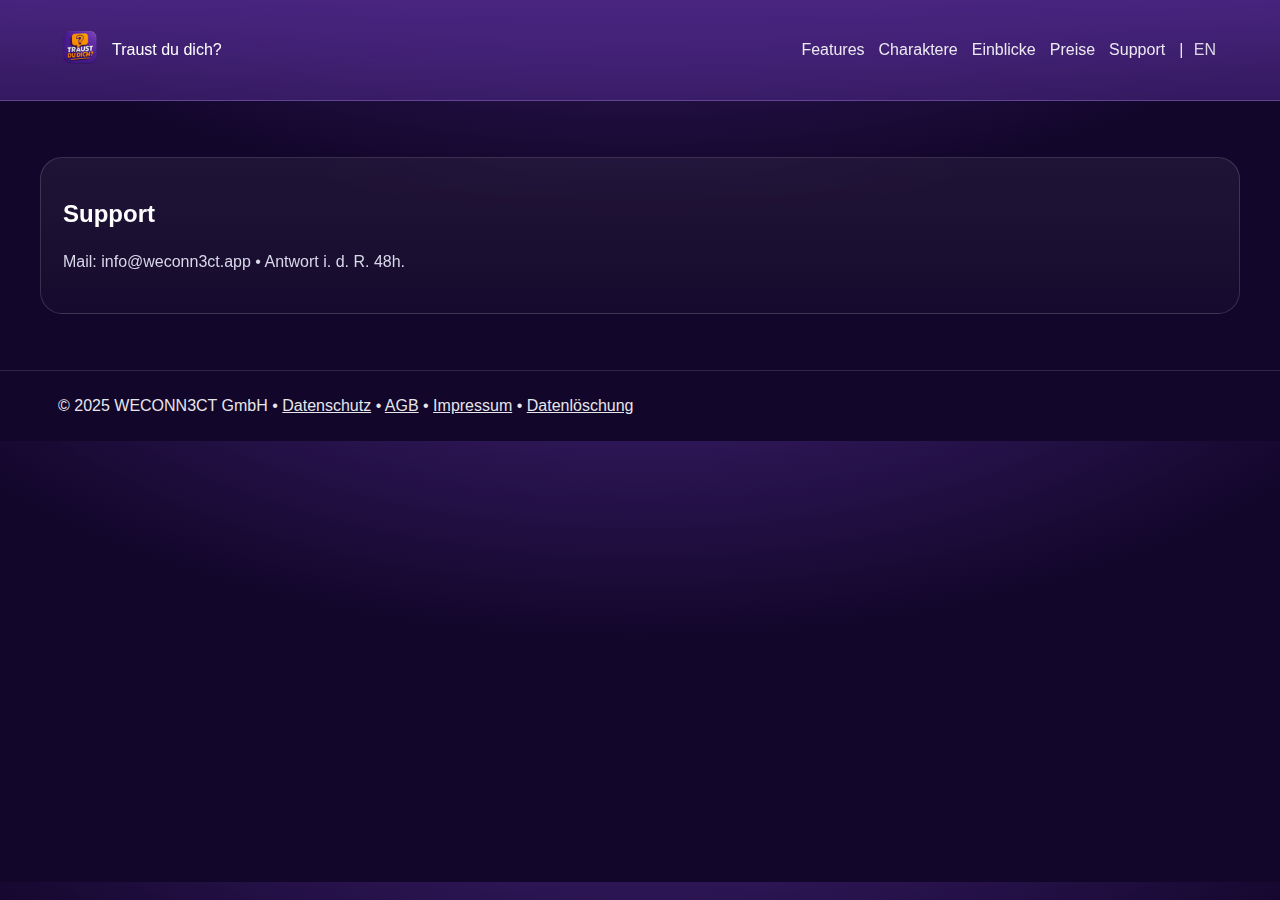
<file: support.html>
<!doctype html>
<html lang="de">
<head>
<meta charset="utf-8"><meta name="viewport" content="width=device-width, initial-scale=1">
<title>Support</title>
<meta name="theme-color" content="#4B2784">
<link rel="icon" href="assets/img/logo.jpg">
  <link rel="apple-touch-icon" href="assets/img/logo.jpg">
  <link rel="manifest" href="assets/manifest.webmanifest">
<link rel="stylesheet" href="assets/style.css">
</head>
<body>
<header class="nav">
  <div class="wrap container">
    <a class="brand" href="index.html"><picture><source srcset="assets/img/logo.png" type="image/png"><source srcset="assets/img/logo.jpg" type="image/jpeg"><img src="assets/img/logo.jpg" alt="Logo" decoding="async"></picture><span>Traust du dich?</span></a>
     <nav><a href="#features">Features</a><a href="#characters">Charaktere</a><a href="#screens">Einblicke</a><a href="#pricing">Preise</a><a href="support.html" class="active">Support</a><span class="lang">| <a href="imprint-en.html">EN</a></span></nav>
  </div>
</header>
<main>
<section class='section'><div class='container card'><h2>Support</h2><p>Mail: info@weconn3ct.app • Antwort i. d. R. 48h.</p></div></section></main>
<footer class="footer"><div class="container">© 2025 WECONN3CT GmbH • <a href="privacy.html">Datenschutz</a> • <a href="terms.html">AGB</a> • <a href="imprint.html">Impressum</a> • <a href="data-deletion.html">Datenlöschung</a></div></footer>
<script src="assets/site.js"></script>
</body></html>
</file>
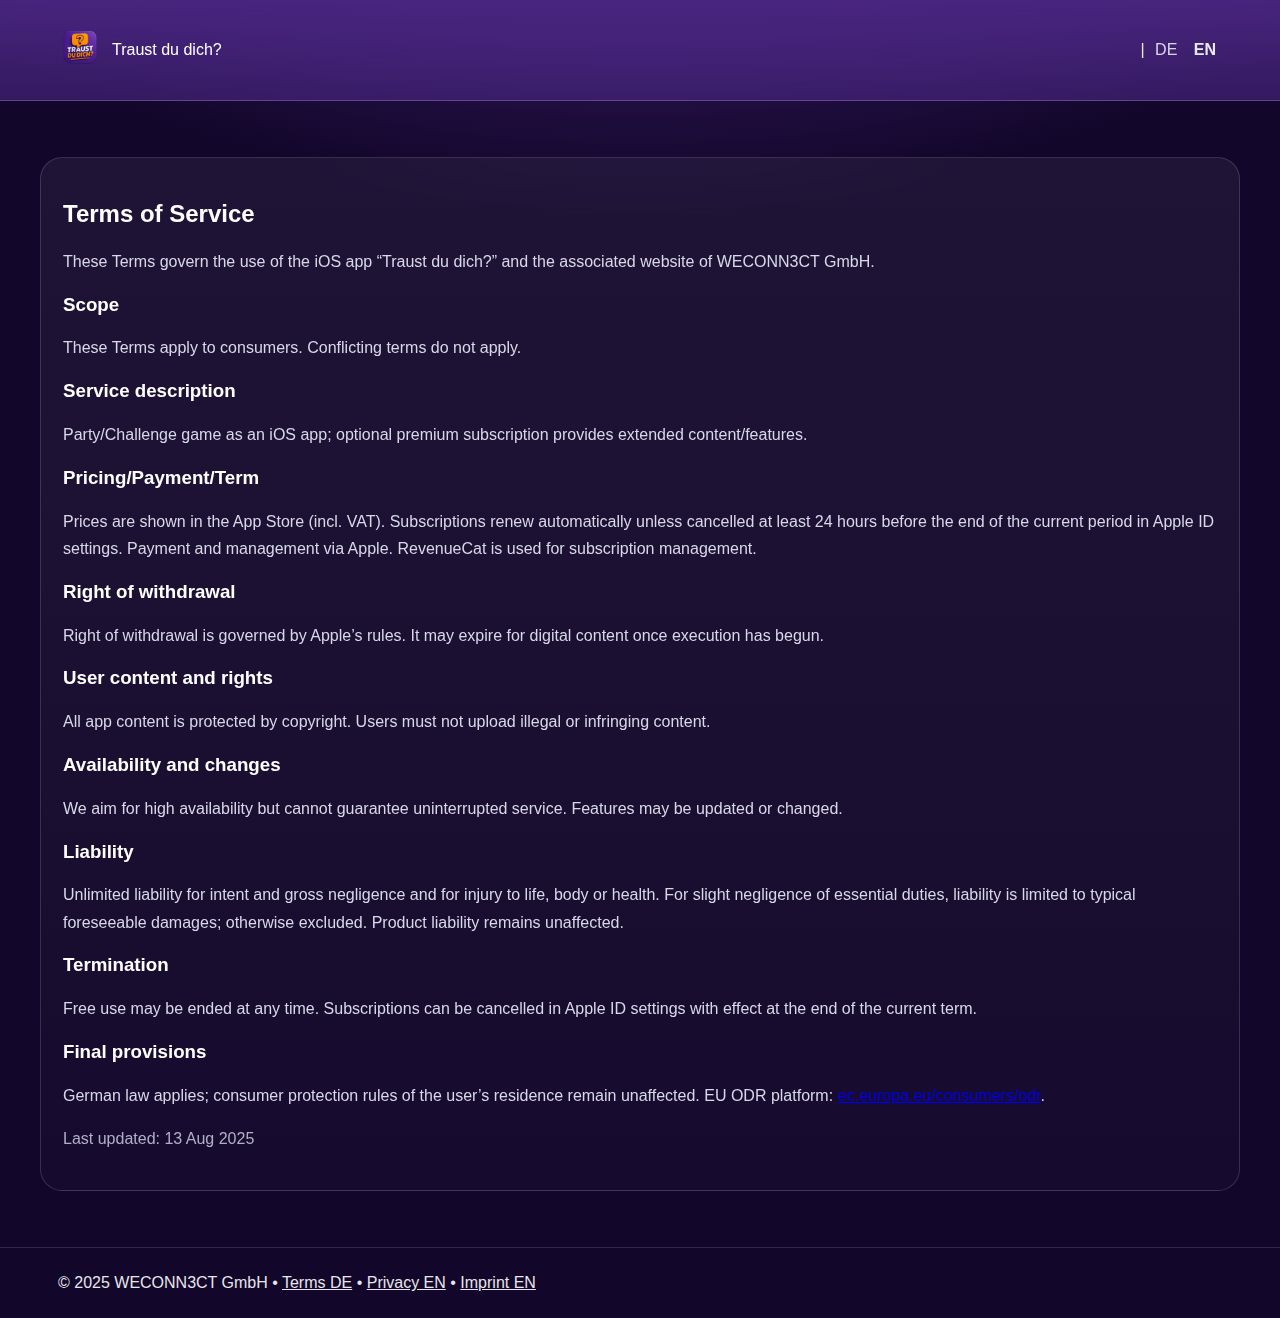
<file: terms-en.html>
<!doctype html>
<html lang="en">
<head>
<meta charset="utf-8"><meta name="viewport" content="width=device-width, initial-scale=1">
<title>Terms of Service</title>
<meta name="theme-color" content="#4B2784">
<link rel="icon" href="assets/img/logo.jpg">
<link rel="apple-touch-icon" href="assets/img/logo.jpg">
<link rel="manifest" href="assets/manifest.webmanifest">
<link rel="stylesheet" href="assets/style.css">
</head>
<body>
<header class="nav">
  <div class="wrap container">
    <a class="brand" href="index.html"><picture><source srcset="assets/img/logo.png" type="image/png"><source srcset="assets/img/logo.jpg" type="image/jpeg"><img src="assets/img/logo.jpg" alt="Logo" decoding="async"></picture><span>Traust du dich?</span></a>
    <nav><span class="lang">| <a href="terms.html">DE</a> <a href="terms-en.html" class="active">EN</a></span></nav>
  </div>
</header>
<main>
<section class='section'><div class='container card'>
  <h2>Terms of Service</h2>
  <p>These Terms govern the use of the iOS app “Traust du dich?” and the associated website of WECONN3CT GmbH.</p>
  <h3>Scope</h3>
  <p>These Terms apply to consumers. Conflicting terms do not apply.</p>
  <h3>Service description</h3>
  <p>Party/Challenge game as an iOS app; optional premium subscription provides extended content/features.</p>
  <h3>Pricing/Payment/Term</h3>
  <p>Prices are shown in the App Store (incl. VAT). Subscriptions renew automatically unless cancelled at least 24 hours before the end of the current period in Apple ID settings. Payment and management via Apple. RevenueCat is used for subscription management.</p>
  <h3>Right of withdrawal</h3>
  <p>Right of withdrawal is governed by Apple’s rules. It may expire for digital content once execution has begun.</p>
  <h3>User content and rights</h3>
  <p>All app content is protected by copyright. Users must not upload illegal or infringing content.</p>
  <h3>Availability and changes</h3>
  <p>We aim for high availability but cannot guarantee uninterrupted service. Features may be updated or changed.</p>
  <h3>Liability</h3>
  <p>Unlimited liability for intent and gross negligence and for injury to life, body or health. For slight negligence of essential duties, liability is limited to typical foreseeable damages; otherwise excluded. Product liability remains unaffected.</p>
  <h3>Termination</h3>
  <p>Free use may be ended at any time. Subscriptions can be cancelled in Apple ID settings with effect at the end of the current term.</p>
  <h3>Final provisions</h3>
  <p>German law applies; consumer protection rules of the user’s residence remain unaffected. EU ODR platform: <a href="https://ec.europa.eu/consumers/odr" target="_blank" rel="noopener">ec.europa.eu/consumers/odr</a>.</p>
  <p style="opacity:.8;margin-top:16px">Last updated: 13 Aug 2025</p>
</div></section>
</main>
<footer class="footer"><div class="container">© 2025 WECONN3CT GmbH • <a href="terms.html">Terms DE</a> • <a href="privacy-en.html">Privacy EN</a> • <a href="imprint-en.html">Imprint EN</a></div></footer>
<script src="assets/site.js"></script>
</body></html>
</file>
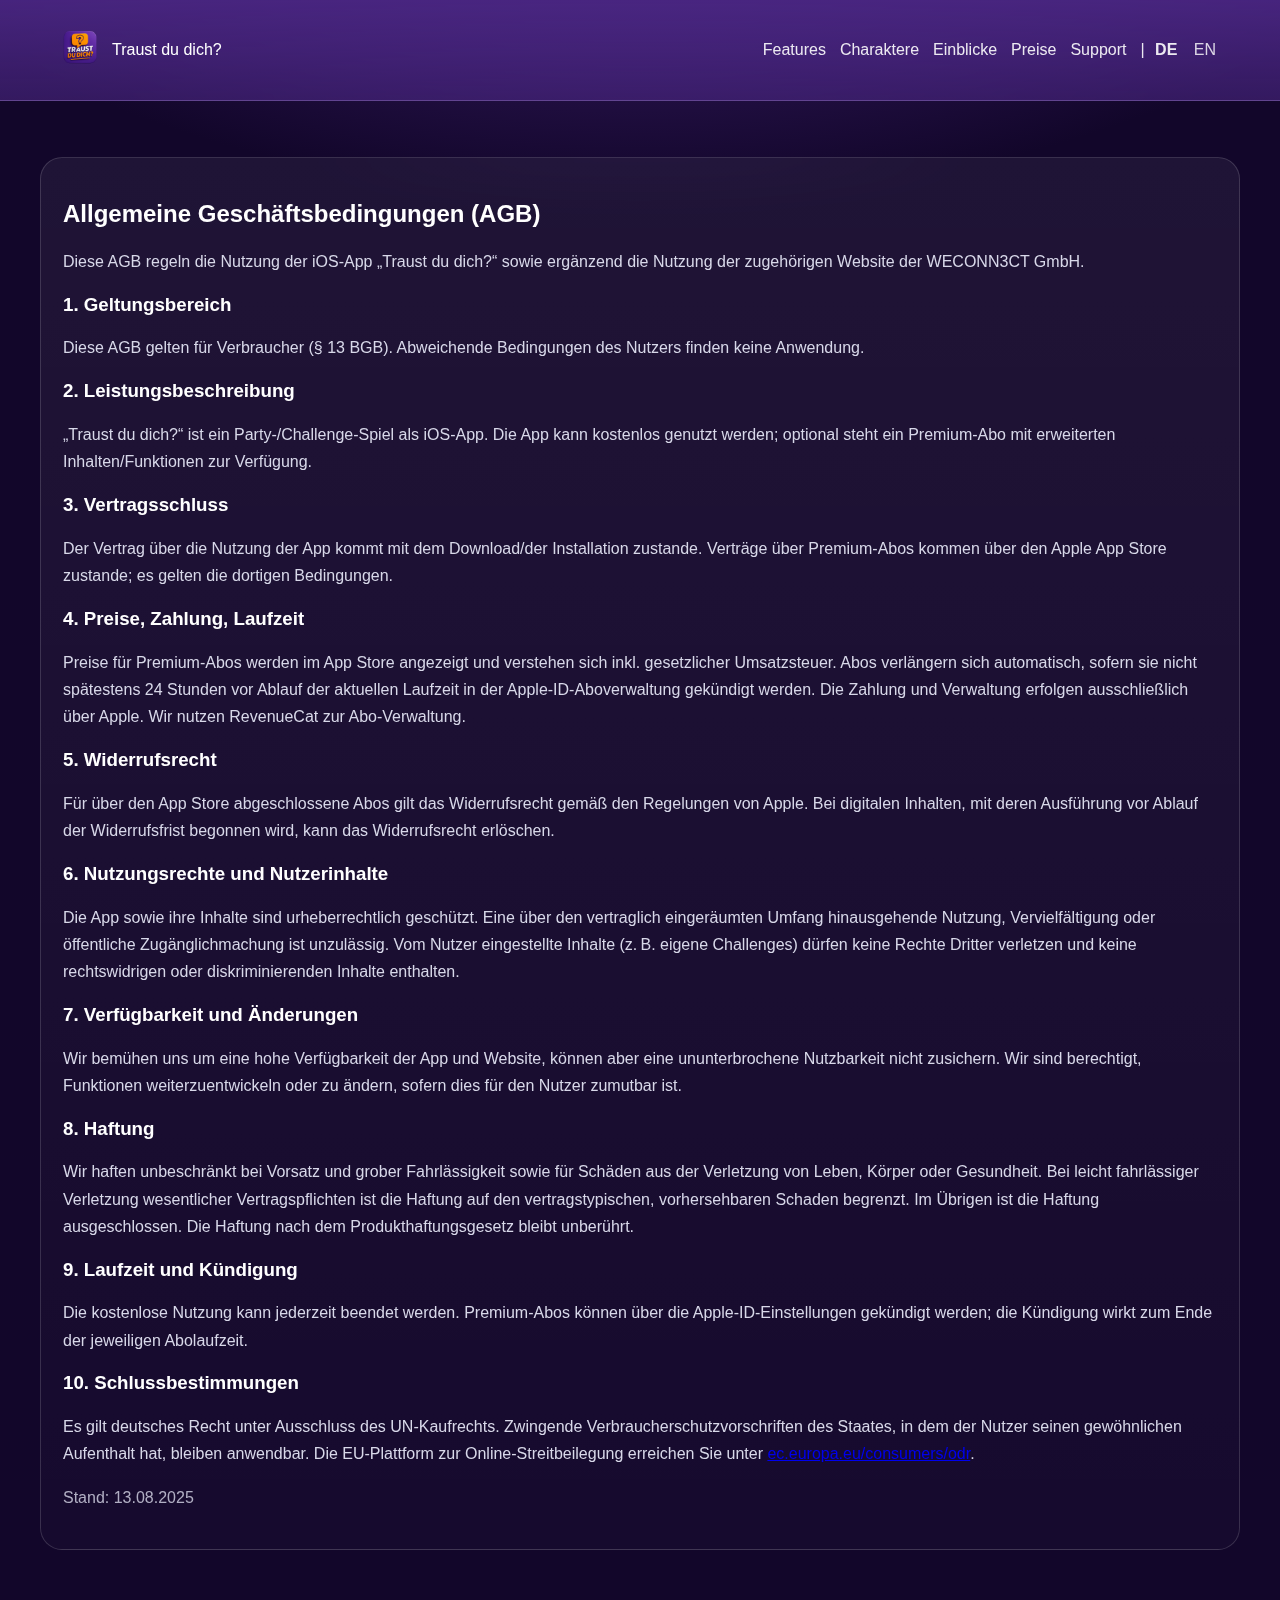
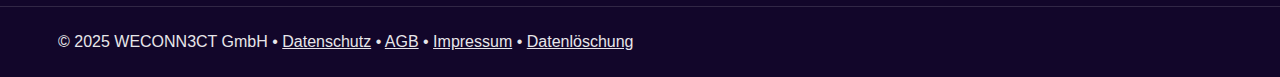
<file: terms.html>
<!doctype html>
<html lang="de">
<head>
<meta charset="utf-8"><meta name="viewport" content="width=device-width, initial-scale=1">
<title>AGB</title>
<meta name="theme-color" content="#4B2784">
<link rel="icon" href="assets/img/logo.jpg">
  <link rel="apple-touch-icon" href="assets/img/logo.jpg">
  <link rel="manifest" href="assets/manifest.webmanifest">
<link rel="stylesheet" href="assets/style.css">
</head>
<body>
<header class="nav">
  <div class="wrap container">
    <a class="brand" href="index.html"><picture><source srcset="assets/img/logo.png" type="image/png"><source srcset="assets/img/logo.jpg" type="image/jpeg"><img src="assets/img/logo.jpg" alt="Logo" decoding="async" width="44" height="44"></picture><span>Traust du dich?</span></a>
     <nav><a href="#features">Features</a><a href="#characters">Charaktere</a><a href="#screens">Einblicke</a><a href="#pricing">Preise</a><a href="support.html">Support</a><span class="lang">| <a href="terms.html" class="active">DE</a> <a href="terms-en.html">EN</a></span></nav>
  </div>
</header>
<main>
<section class='section'>
  <div class='container card'>
    <h2>Allgemeine Geschäftsbedingungen (AGB)</h2>
    <p>Diese AGB regeln die Nutzung der iOS‑App „Traust du dich?“ sowie ergänzend die Nutzung der zugehörigen Website der WECONN3CT GmbH.</p>

    <h3>1. Geltungsbereich</h3>
    <p>Diese AGB gelten für Verbraucher (§ 13 BGB). Abweichende Bedingungen des Nutzers finden keine Anwendung.</p>

    <h3>2. Leistungsbeschreibung</h3>
    <p>„Traust du dich?“ ist ein Party‑/Challenge‑Spiel als iOS‑App. Die App kann kostenlos genutzt werden; optional steht ein Premium‑Abo mit erweiterten Inhalten/Funktionen zur Verfügung.</p>

    <h3>3. Vertragsschluss</h3>
    <p>Der Vertrag über die Nutzung der App kommt mit dem Download/der Installation zustande. Verträge über Premium‑Abos kommen über den Apple App Store zustande; es gelten die dortigen Bedingungen.</p>

    <h3>4. Preise, Zahlung, Laufzeit</h3>
    <p>Preise für Premium‑Abos werden im App Store angezeigt und verstehen sich inkl. gesetzlicher Umsatzsteuer. Abos verlängern sich automatisch, sofern sie nicht spätestens 24 Stunden vor Ablauf der aktuellen Laufzeit in der Apple‑ID‑Aboverwaltung gekündigt werden. Die Zahlung und Verwaltung erfolgen ausschließlich über Apple. Wir nutzen RevenueCat zur Abo‑Verwaltung.</p>

    <h3>5. Widerrufsrecht</h3>
    <p>Für über den App Store abgeschlossene Abos gilt das Widerrufsrecht gemäß den Regelungen von Apple. Bei digitalen Inhalten, mit deren Ausführung vor Ablauf der Widerrufsfrist begonnen wird, kann das Widerrufsrecht erlöschen.</p>

    <h3>6. Nutzungsrechte und Nutzerinhalte</h3>
    <p>Die App sowie ihre Inhalte sind urheberrechtlich geschützt. Eine über den vertraglich eingeräumten Umfang hinausgehende Nutzung, Vervielfältigung oder öffentliche Zugänglichmachung ist unzulässig. Vom Nutzer eingestellte Inhalte (z. B. eigene Challenges) dürfen keine Rechte Dritter verletzen und keine rechtswidrigen oder diskriminierenden Inhalte enthalten.</p>

    <h3>7. Verfügbarkeit und Änderungen</h3>
    <p>Wir bemühen uns um eine hohe Verfügbarkeit der App und Website, können aber eine ununterbrochene Nutzbarkeit nicht zusichern. Wir sind berechtigt, Funktionen weiterzuentwickeln oder zu ändern, sofern dies für den Nutzer zumutbar ist.</p>

    <h3>8. Haftung</h3>
    <p>Wir haften unbeschränkt bei Vorsatz und grober Fahrlässigkeit sowie für Schäden aus der Verletzung von Leben, Körper oder Gesundheit. Bei leicht fahrlässiger Verletzung wesentlicher Vertragspflichten ist die Haftung auf den vertragstypischen, vorhersehbaren Schaden begrenzt. Im Übrigen ist die Haftung ausgeschlossen. Die Haftung nach dem Produkthaftungsgesetz bleibt unberührt.</p>

    <h3>9. Laufzeit und Kündigung</h3>
    <p>Die kostenlose Nutzung kann jederzeit beendet werden. Premium‑Abos können über die Apple‑ID‑Einstellungen gekündigt werden; die Kündigung wirkt zum Ende der jeweiligen Abolaufzeit.</p>

    <h3>10. Schlussbestimmungen</h3>
    <p>Es gilt deutsches Recht unter Ausschluss des UN‑Kaufrechts. Zwingende Verbraucherschutzvorschriften des Staates, in dem der Nutzer seinen gewöhnlichen Aufenthalt hat, bleiben anwendbar. Die EU‑Plattform zur Online‑Streitbeilegung erreichen Sie unter <a href="https://ec.europa.eu/consumers/odr" target="_blank" rel="noopener">ec.europa.eu/consumers/odr</a>.</p>

    <p style="opacity:.8;margin-top:16px">Stand: <time datetime="2025-08-13">13.08.2025</time></p>
  </div>
</section>
</main>
<footer class="footer"><div class="container">© 2025 WECONN3CT GmbH • <a href="privacy.html">Datenschutz</a> • <a href="terms.html">AGB</a> • <a href="imprint.html">Impressum</a> • <a href="data-deletion.html">Datenlöschung</a></div></footer>
<script src="assets/site.js"></script>
</body></html>
</file>
<file: assets/style.css>
:root{--violet:#4B2784;--violet2:#6C38BF;--bg:#0f0324;--fg:#fff;--muted:#d8d8e9;--border: #FFFFFF26;--glass:#ffffff10;--radius:22px;--surface:#12062a}
*{box-sizing:border-box}html,body{margin:0;padding:0;background:radial-gradient(1200px 600px at 50% -220px, #4B2784, var(--surface) 70%);color:var(--fg);font-family:-apple-system,BlinkMacSystemFont,'SF Pro Display','SF Pro Text',Inter,Segoe UI,Roboto,Helvetica,Arial,sans-serif}
.container{max-width:1200px;margin:0 auto;padding:26px 18px}
.nav{position:sticky;top:0;z-index:30;background:linear-gradient(180deg,rgba(75,39,132,.92),rgba(75,39,132,.6));backdrop-filter: blur(10px);border-bottom:1px solid var(--border)}
.wrap{display:flex;align-items:center;justify-content:space-between}
.brand{display:flex;align-items:center;gap:10px;color:#fff;text-decoration:none}
.brand img{width:44px;height:44px;border-radius:14px}
.nav nav a{color:#fff;text-decoration:none;margin-left:14px;opacity:.9}
.nav nav a:hover{opacity:1}
.nav .lang{margin-left:14px;opacity:.9;user-select:none}
.nav .lang a{color:#fff;text-decoration:none;margin:0 6px}
.nav .lang a.active{font-weight:800;opacity:1}
.menu-btn{display:none;cursor:pointer;background:linear-gradient(180deg,rgba(255,255,255,.1),rgba(255,255,255,.04));border:1px solid var(--border);color:#fff;width:38px;height:38px;border-radius:12px;align-items:center;justify-content:center}

.hero{padding:48px 0}
.hero-grid{display:grid;grid-template-columns:1.25fr .75fr;gap:24px;align-items:center}
h1{font-size:56px;margin:0 0 10px;background:linear-gradient(90deg,#fff,#f3e9ff,#ffd8a6);-webkit-background-clip:text;color:transparent;letter-spacing:-.02em;filter:drop-shadow(0 6px 16px rgba(0,0,0,.25))}
p{color:var(--muted);line-height:1.7}
.btn{display:inline-grid;grid-auto-flow:column;gap:10px;align-items:center;background:linear-gradient(90deg,var(--violet),var(--violet2));padding:12px 18px;border-radius:999px;color:#fff;text-decoration:none;font-weight:800;position:relative;overflow:hidden;transition:transform .4s cubic-bezier(.22,.61,.36,1), box-shadow .4s cubic-bezier(.22,.61,.36,1)}
.btn:hover{transform:translateY(-1px);box-shadow:0 8px 26px rgba(0,0,0,.28)}
.btn .shine{position:absolute;inset:-1px;background:conic-gradient(from 180deg at 50% 50%, transparent 0 25%, rgba(255,255,255,.45) 30%, transparent 35% 100%);transform:translateX(-130%);transition:transform 1.2s cubic-bezier(.16,1,.3,1)}
.btn:hover .shine{transform:translateX(130%)}
.btn:active{transform:translateY(0) scale(.98);box-shadow:0 4px 16px rgba(0,0,0,.24)}
.btn:focus-visible{outline:none;box-shadow:0 0 0 3px rgba(255,255,255,.2),0 0 0 6px rgba(108,56,191,.45)}

.logo-panel{position:relative;border-radius:26px;background:linear-gradient(180deg,rgba(255,255,255,.04),rgba(0,0,0,.18));border:1px solid var(--border);box-shadow:0 18px 60px rgba(0,0,0,.45);padding:12px;min-height:240px;overflow:hidden;--mx:50%;--my:50%}
.logo-panel::before{content:"";position:absolute;inset:-20%;z-index:0;pointer-events:none;background:
  radial-gradient(600px 300px at 20% 0%, rgba(123,97,255,.22), transparent 60%),
  radial-gradient(600px 300px at 100% 80%, rgba(0,200,255,.18), transparent 60%);
  filter: blur(20px);opacity:.8;animation:aurora 18s ease-in-out infinite alternate}
.logo-panel::after{content:"";position:absolute;inset:0;z-index:1;pointer-events:none;background:radial-gradient(320px 160px at var(--mx) var(--my), rgba(255,255,255,.12), transparent 60%)}
@keyframes aurora{0%{transform:translate3d(0,0,0)}100%{transform:translate3d(-6%,4%,0)}}
.logo-panel canvas{position:absolute;inset:0;z-index:0;filter:blur(0.4px);opacity:.6}
.logo-panel picture, .logo-panel img{position:absolute;inset:0;margin:auto;z-index:2;width:72%;max-width:460px;min-width:200px}
.logo-panel img{height:auto}
.logo-panel picture{animation:float 7.5s ease-in-out infinite}
.logo-panel:hover picture{animation-play-state:paused}
.logo-panel img{filter: drop-shadow(0 10px 24px rgba(75,39,132,.55));transform-style:preserve-3d;transition:transform .8s cubic-bezier(.22,.61,.36,1);-webkit-box-reflect: below -10px linear-gradient(transparent, rgba(255,255,255,.06))}
@keyframes float{0%,100%{transform:translateY(0)}50%{transform:translateY(-6px)}}
.logo-panel .shine{position:absolute;inset:-20%;z-index:3;pointer-events:none;background:radial-gradient(420px 220px at -30% -30%, rgba(255,255,255,.14), transparent 60%), linear-gradient(120deg, transparent 46%, rgba(255,255,255,.16) 50%, transparent 54%);animation:shineSweep 7.6s linear infinite}
@keyframes shineSweep{0%{transform:translateX(-45%)}100%{transform:translateX(45%)}}

.section{padding:56px 0}
.grid{display:grid;gap:16px}
.grid-4{grid-template-columns:repeat(4,1fr)}
.grid-3{grid-template-columns:repeat(3,1fr)}
.card{background:linear-gradient(180deg,rgba(255,255,255,.06),rgba(255,255,255,.02));border:1px solid var(--border);border-radius:var(--radius);padding:22px;backdrop-filter: blur(20px);transition:transform .35s cubic-bezier(.22,.61,.36,1), box-shadow .35s cubic-bezier(.22,.61,.36,1)}
.card:hover{transform:translateY(-2px);box-shadow:0 20px 50px rgba(0,0,0,.32)}
.card.interactive{position:relative;will-change:transform;transform-style:preserve-3d}
.card.interactive:hover{transform:translateY(-3px) rotateX(var(--rx,0deg)) rotateY(var(--ry,0deg))}
.card.interactive::after{content:"";position:absolute;inset:0;border-radius:var(--radius);pointer-events:none;background:radial-gradient(240px 140px at var(--mx,50%) var(--my,50%), rgba(255,255,255,.08), transparent 60%);opacity:0;transition:opacity .35s cubic-bezier(.22,.61,.36,1)}
.card.interactive:hover::after{opacity:1}

/* content helpers */
.pill{display:inline-block;padding:8px 12px;border-radius:999px;border:1px solid var(--border);background:rgba(255,255,255,.06)}
.list-grid{display:flex;flex-wrap:wrap;gap:10px}
.checklist{list-style:none;padding:0;margin:0;display:grid;gap:8px}
.checklist li{position:relative;padding-left:24px}
.checklist li::before{content:"";position:absolute;left:0;top:.35em;width:14px;height:14px;border-radius:4px;background:linear-gradient(90deg,var(--violet),var(--violet2));box-shadow:0 6px 14px rgba(0,0,0,.28)}
.notice{display:block;margin:10px 0;color:#cfd2e6;opacity:.95}
.subtle{color:var(--muted)}
.h-gradient{background:linear-gradient(90deg,#fff,#f3e9ff,#ffd8a6);-webkit-background-clip:text;color:transparent}
.grid-2{display:grid;grid-template-columns:repeat(2,1fr);gap:16px}
.cta-bar{margin-top:18px;display:flex;align-items:center;justify-content:space-between;gap:14px;padding:18px 22px;border-radius:var(--radius);border:1px solid var(--border);background:linear-gradient(180deg,rgba(255,255,255,.08),rgba(255,255,255,.02));backdrop-filter: blur(16px)}
.cta-bar p{margin:0}

.carousel{position:relative}
.scroller{display:flex;gap:16px;overflow:auto;scroll-snap-type:x mandatory;padding-bottom:6px;cursor:grab;scroll-behavior:smooth}
.scroller:active{cursor:grabbing}
.scroller img{scroll-snap-align:center;flex:0 0 31%;min-width:280px;border-radius:18px;border:1px solid var(--border)}
.arrow{position:absolute;top:42%;transform:translateY(-50%);background:rgba(0,0,0,.5);backdrop-filter: blur(6px);border:1px solid var(--border);color:#fff;width:44px;height:44px;border-radius:999px;display:grid;place-items:center;cursor:pointer}
.arrow.left{left:-10px}.arrow.right{right:-10px}

/* Apple-like Flip Cards */
.flip{perspective:1200px;-webkit-tap-highlight-color:transparent;touch-action:pan-y;user-select:none}
.flip-inner{position:relative;width:100%;height:220px;transform-style:preserve-3d;-webkit-transform-style:preserve-3d;transition:transform 1s cubic-bezier(.22,.61,.36,1);will-change:transform}
.flip.is-flipped .flip-inner{transform:rotateY(180deg)}
@media (hover:hover) and (pointer:fine){
  .flip:hover .flip-inner{transform:rotateY(180deg)}
}
.flip-face{position:absolute;inset:0;border-radius:18px;border:1px solid var(--border);backface-visibility:hidden;-webkit-backface-visibility:hidden;overflow:hidden;background:linear-gradient(180deg,rgba(255,255,255,.08),rgba(255,255,255,.02));box-shadow:0 16px 40px rgba(0,0,0,.35);transform:translateZ(0)}
.flip-front{display:flex;flex-direction:column;align-items:center;justify-content:center;gap:12px;padding:22px;text-align:center;position:relative}
.flip-front::before{content:"";position:absolute;width:220px;height:220px;border-radius:50%;filter:blur(40px);opacity:.35;background:radial-gradient(closest-side,var(--accent, #7B61FF),transparent 70%);inset:auto auto 10% 50%;transform:translateX(-50%);pointer-events:none}
.flip-front img{width:96px;height:96px;object-fit:contain;filter: drop-shadow(0 10px 18px rgba(0,0,0,.35));transition:transform .5s cubic-bezier(.22,.61,.36,1);backface-visibility:hidden;-webkit-backface-visibility:hidden;transform:translateZ(0)}
@media (hover:hover) and (pointer:fine){
  .flip:hover .flip-front img,.flip-inner:hover .flip-front img{transform:translateY(-3px) scale(1.02)}
}
.flip-front .meta strong{display:block;font-weight:800;letter-spacing:-.01em}
.flip-front .meta .badge{display:inline-block;margin-top:6px;padding:7px 12px;border-radius:999px;background:linear-gradient(90deg,var(--accent,#7B61FF),color-mix(in srgb,var(--accent,#7B61FF) 60%, white));font-size:12px;color:#fff;box-shadow:0 6px 18px color-mix(in srgb,var(--accent,#7B61FF) 38%, transparent)}
.flip-back{transform:rotateY(180deg);display:flex;align-items:center;justify-content:center;padding:18px}
.flip-back{background:linear-gradient(180deg,rgba(255,255,255,.1),rgba(0,0,0,.18))}
.flip-back p{margin:0;color:#f0eefc;line-height:1.6}

/* Charakter-Akzentfarben per Karte (wiederholt) */
#characters .flip:nth-child(6n+1){--accent:#7B61FF}
#characters .flip:nth-child(6n+2){--accent:#00C8FF}
#characters .flip:nth-child(6n+3){--accent:#FF7AD9}
#characters .flip:nth-child(6n+4){--accent:#FFA84B}
#characters .flip:nth-child(6n+5){--accent:#5CF1A8}
#characters .flip:nth-child(6n+6){--accent:#FFD76A}

/* section reveal */
[data-reveal]{opacity:0;transform:translateY(18px);will-change:opacity,transform;transition:opacity .7s cubic-bezier(.22,.61,.36,1), transform .7s cubic-bezier(.22,.61,.36,1)}
[data-reveal].is-visible{opacity:1;transform:none}

.footer{border-top:1px solid var(--border);opacity:.9}
.footer a{color:#fff}

@media (max-width:1060px){
  .hero-grid{grid-template-columns:1fr}
  h1{font-size:44px}
  .grid-4{grid-template-columns:repeat(2,1fr)}
  .grid-3{grid-template-columns:1fr}
  .flip-inner{height:200px}
  .logo-panel{min-height:200px}
  .logo-panel picture, .logo-panel img{width:70%;max-width:360px}
}

/* Small phones */
@media (max-width:640px){
  .container{padding:20px 14px}
  .hero{padding:32px 0}
  h1{font-size:36px}
  .brand img{width:36px;height:36px;border-radius:12px}
  .brand span{display:none}
  .nav .wrap{position:relative;gap:10px}
  .menu-btn{display:flex}
  .nav nav{position:absolute;top:100%;left:0;right:0;display:none;flex-direction:column;gap:6px;padding:12px;border-radius:16px;background:linear-gradient(180deg,#4B2784,#3c1f6a);border:1px solid var(--border);box-shadow:0 10px 30px rgba(0,0,0,.45);z-index:40}
  .nav.open nav{display:flex}
  .nav nav a{margin-left:0;font-size:15px;padding:10px 12px;border-radius:12px}
  .nav .lang{margin-left:0}
  .btn{padding:10px 14px}
  .grid-4{grid-template-columns:1fr}
  .scroller img{min-width:240px}
  .arrow{display:none}
  .flip-inner{height:230px}
  .grid{gap:18px}
}

/* Touch-Optimierung: Crossfade statt 3D-Rotation auf Geräten mit grobem Pointer */
@media (pointer: coarse){
  .flip-inner{transform:none !important}
  .flip .flip-front, .flip .flip-back{transform:none !important; transition:opacity .28s cubic-bezier(.22,.61,.36,1)}
  .flip .flip-back{opacity:0}
  .flip.is-flipped .flip-back{opacity:1}
  .flip.is-flipped .flip-front{opacity:0}
}
@media (prefers-reduced-motion: reduce){
  *{animation:none !important; transition:none !important}
}
</file>
